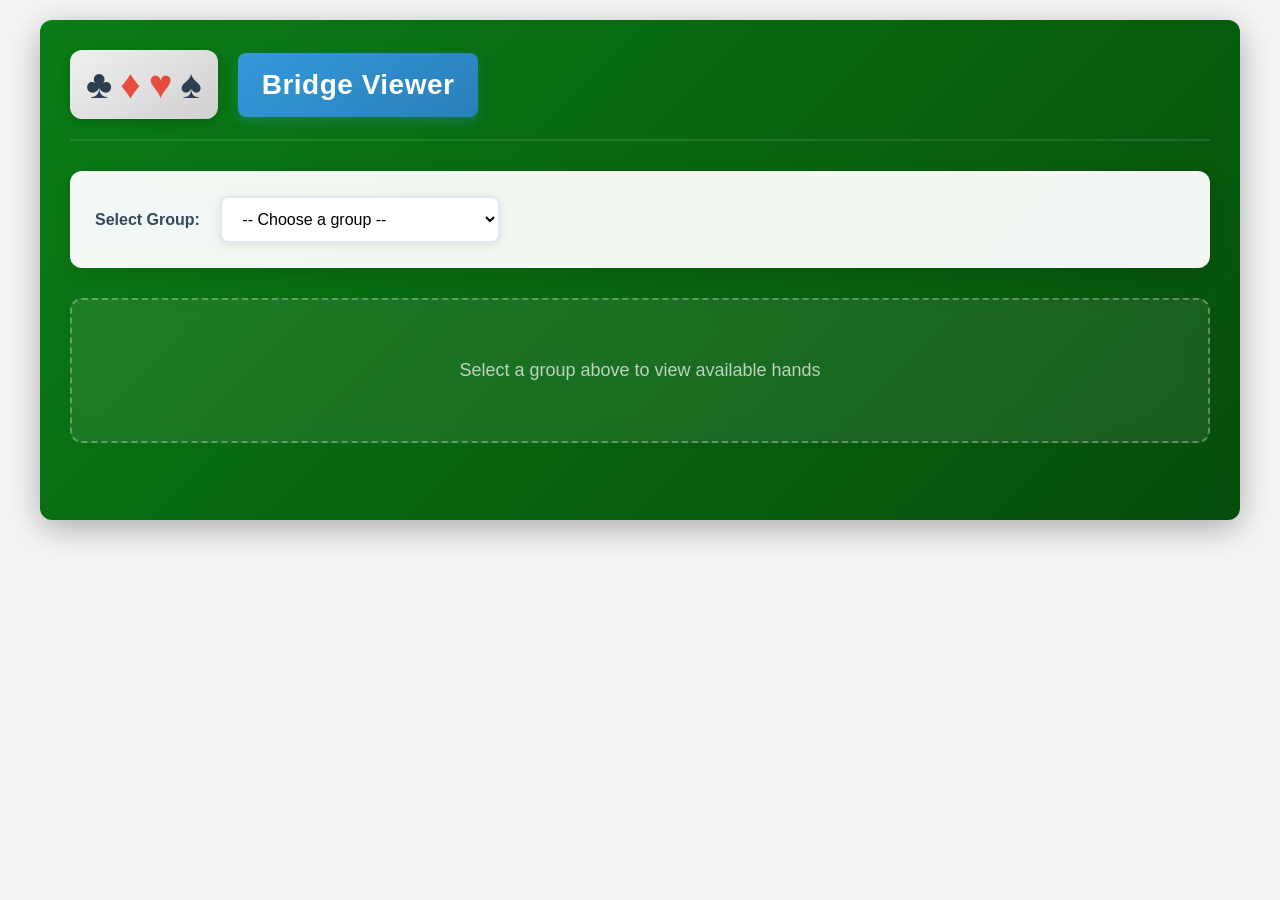
<file: index.html>
<!DOCTYPE html>
<html lang="en">
<head>
    <meta charset="utf-8">
    <meta name="viewport" content="width=device-width, initial-scale=1.0">
    <title>Bridge Viewer Hands</title>

    <link rel="stylesheet" href="handlinks.css">
    <link href="https://api.fontshare.com/v2/css?f[]=satoshi@400,500,700&display=swap" rel="stylesheet">

    <!-- Include your existing group data files -->
    <script src="group11.js"></script>
    <script src="group12.js"></script>
    <script src="group17.js"></script>
    <script src="group18.js"></script>
    <script src="group19.js"></script>
    <script src="group20.js"></script>
    <script src="group21.js"></script>
    <script src="group22.js"></script>
    <script src="group23.js"></script>
    <script src="group24.js"></script>
    <script src="group25.js"></script>
    <script src="group26.js"></script>
    <script src="group27.js"></script>
    <script src="group28.js"></script>
    <script src="group29.js"></script>
    <script src="group30.js"></script>
    <script src="group31.js"></script>
    <script src="group32.js"></script>
    <script src="group33.js"></script>
    <script src="group34.js"></script>
    <script src="group35.js"></script>
    <script src="group36.js"></script>
    <script src="group37.js"></script>
    <script src="group38.js"></script>
</head>
<body>
    <div class="bridge-page">
        <header>
            <span class="suit-symbols">
                <span class="club suit-symbol">♣</span>
                <span class="diamond suit-symbol">♦</span>
                <span class="heart suit-symbol">♥</span>
                <span class="spade suit-symbol">♠</span>
            </span>
            <h1>Bridge Viewer</h1>
        </header>

        <section class="dropdown-section">
            <label for="group-select">Select Group:</label>
            <select id="group-select">
                <option value="">-- Choose a group --</option>
                <option value="11">Squeeze Plays - Part 1</option>
                <option value="12">Squeeze Plays - Part 2</option>
                <option value="17">Play Technique - Part 1</option>
                <option value="18">Play Technique - Part 2</option>
                <option value="19">Finesses - Part 1</option>
                <option value="20">Finesses - Part 2</option>
                <option value="21">Entries - Part 1</option>
                <option value="22">Entries - Part 2</option>
                <option value="23">Help from the enemy - Part 1</option>
                <option value="24">Help from the enemy - Part 2</option>
                <option value="25">Trump Management - Part 1</option>
                <option value="26">Trump Management - Part 2</option>
                <option value="27">Slam Bidding - Part 1</option>
                <option value="28">Slam Bidding - Part 2</option>
                <option value="29">NoTrump play - Part 1</option>
                <option value="30">NoTrump play - Part 2</option>
                <option value="31">Trump Play - Part 1</option>
                <option value="32">Trump Play - Part 2</option>
                <option value="33">Match Point Tourn Play - Part 1</option>
                <option value="34">Match Point Tourn Play - Part 2</option>
                <option value="35">Safety Plays - Part 1</option>
                <option value="36">Safety Plays - Part 2</option>
                <option value="37">End Plays - Part 1</option>
                <option value="38">End Plays - Part 2</option>
            </select>
        </section>

        <main class="hands-area">
            <div id="no-selection" class="no-selection">
                Select a group above to view available hands
            </div>

            <div id="hands-display" class="hidden">
                <div class="section-header">
                    <div id="section-title" class="section-title"></div>
                    <button id="intro-button" class="intro-button" type="button" disabled>
                        Introduction
                    </button>
                </div>

                <div id="link-grid" class="link-grid"></div>
            </div>

            <div id="intro-overlay" class="intro-overlay hidden" aria-hidden="true">
                <div class="intro-modal" role="dialog" aria-modal="true" aria-labelledby="intro-modal-title">
                    <div class="intro-modal-header">
                        <div id="intro-modal-title" class="intro-modal-title">Introduction</div>
                        <button id="intro-close" class="intro-close" type="button">Close</button>
                    </div>
                    <div id="intro-modal-body" class="intro-modal-body"></div>
                </div>
            </div>
        </main>
    </div>

    <script src="handlinks.js"></script>
</body>
</html>
</file>
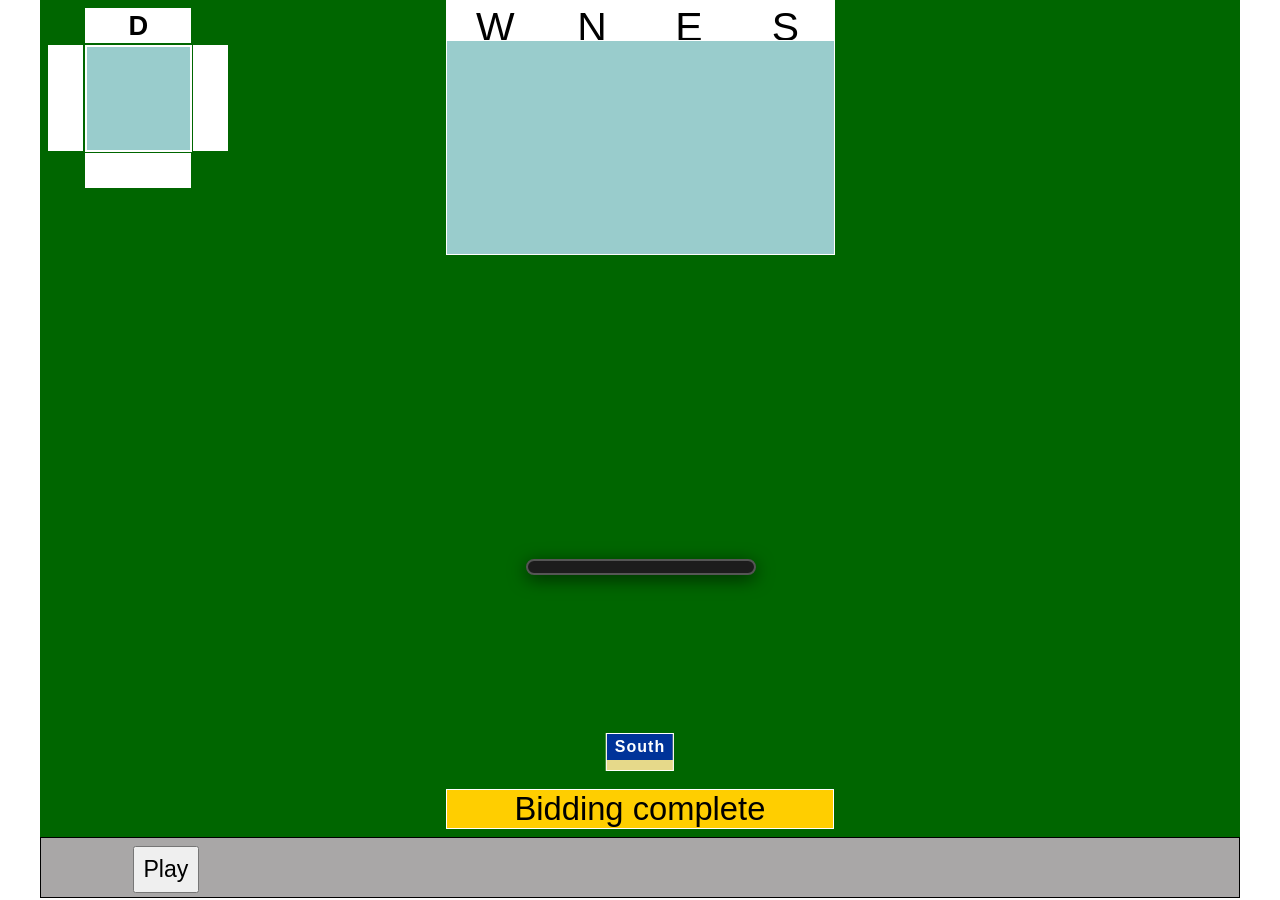
<file: bidding.html>
<!-- Copyright 2009-2014 Bridge Base Online, Ltd. www.bridgebase.com All Rights Reserved -->
<html>
  <head>
    <meta charset="UTF-8">
    <!-- <meta http-equiv="Content-Type" content="text/html;charset=UTF-8" /> -->
    

   
    <meta name="viewport" content="width=device-width, initial-scale=1.0, maximum-scale=1.0, user-scalable=no">
    <link rel="stylesheet" href="bidding.css" type="text/css" />


  </head>
  <script>
    document.addEventListener('touchstart', function(){}, {passive: true});
    document.addEventListener('gesturestart', function(e){ e.preventDefault(); });
  </script>
  
  <body  onclick="hideContextMenu(event); hideContextMenu(event,true);"  onresize="respondToResize();"  onorientationchange="respondToResize();" onkeydown="handleKeyDown(event);" onload="documentLoaded();">
    
    <script src="group11.js" defer></script>
    <script src="group12.js" defer></script>
	  <script src="group17.js" defer></script>
	  <script src="group18.js" defer></script>
	  <script src="group19.js" defer></script>
	  <script src="group20.js" defer></script>
	  <script src="group21.js" defer></script>
	  <script src="group22.js" defer></script>
	  <script src="group23.js" defer></script>
	  <script src="group24.js" defer></script>
	  <script src="group25.js" defer></script>
	  <script src="group26.js" defer></script>
	  <script src="group27.js" defer></script>
    <script src="group28.js" defer></script>
    <script src="group29.js" defer></script>
    <script src="group30.js" defer></script>
    <script src="group31.js" defer></script>
    <script src="group32.js" defer></script>
    <script src="group33.js" defer></script>
    <script src="group34.js" defer></script>
    <script src="group35.js" defer></script>
    <script src="group36.js" defer></script>
    <script src="group37.js" defer></script>
    <script src="group38.js" defer></script>
    <script src="bidding.js" defer></script>

   
    <div class="mainDivStyle" id="theDiv">
    </div>
    <div class="buttonDivStyle" id="buttonDiv" oncontextmenu="return false;">
      <input type="button" value="New" onclick="newDeal()" id="newButton" class="buttonStyle" />
      <input type="button" value="Shuffle" onclick="shuffle()" id="shuffleButton" class="buttonStyle" />
      <input type="button" value="Rewind" onclick="rewind()" id="rewindButton" class="buttonStyle" />
      <input type="button" value="Previous" onclick="undo()" id="undoButton" class="buttonStyle" />
      <input type="button" value="Next" onclick="nextBid()" id="nextButton" class="buttonStyle" />
      <input type="button" value="Options" onclick="options()" id="optionsButton" class="buttonStyle" />
      <input type="button" value="GIB" onclick="gib()" id="gibButton" class="buttonStyle" />
      <input type="button" value="Play" onclick="play()" id="playButton" class="buttonStyle" />
    </div>
    <div class="container" id="biddingBox">
      <div class="actions">
        <button class="action" id="pass">Pass</button>
        <button class="action" id="dbl">Dbl</button>
        <button class="action" id="redbl">ReDbl</button>
    </div>
    <div class="numbers">
        <button class="number" data-value="1">1</button>
        <button class="number" data-value="2">2</button>
        <button class="number" data-value="3">3</button>
        <button class="number" data-value="4">4</button>
        <button class="number" data-value="5">5</button>
        <button class="number" data-value="6">6</button>
        <button class="number" data-value="7">7</button>
    </div>
    <div class="suits" id="suits-row">
        <button class="suit" data-value="♣">♣</button>
        <button class="suit diamond" data-value="♦">♦</button>
        <button class="suit heart" data-value="♥">♥</button>
        <button class="suit" data-value="♠">♠</button>
        <button class="suit" data-value="NT">NT</button>
    </div>
  </div>
    
    <div class="editorDivStyle" id="editorDiv"></div>
    <div class="annotDivStyle" id="annotDiv"></div>
  </body>
  <!-- <script type="text/javascript" src="./src/hv/jsbig.js?cb=1"></script> -->
  
</html>
</file>
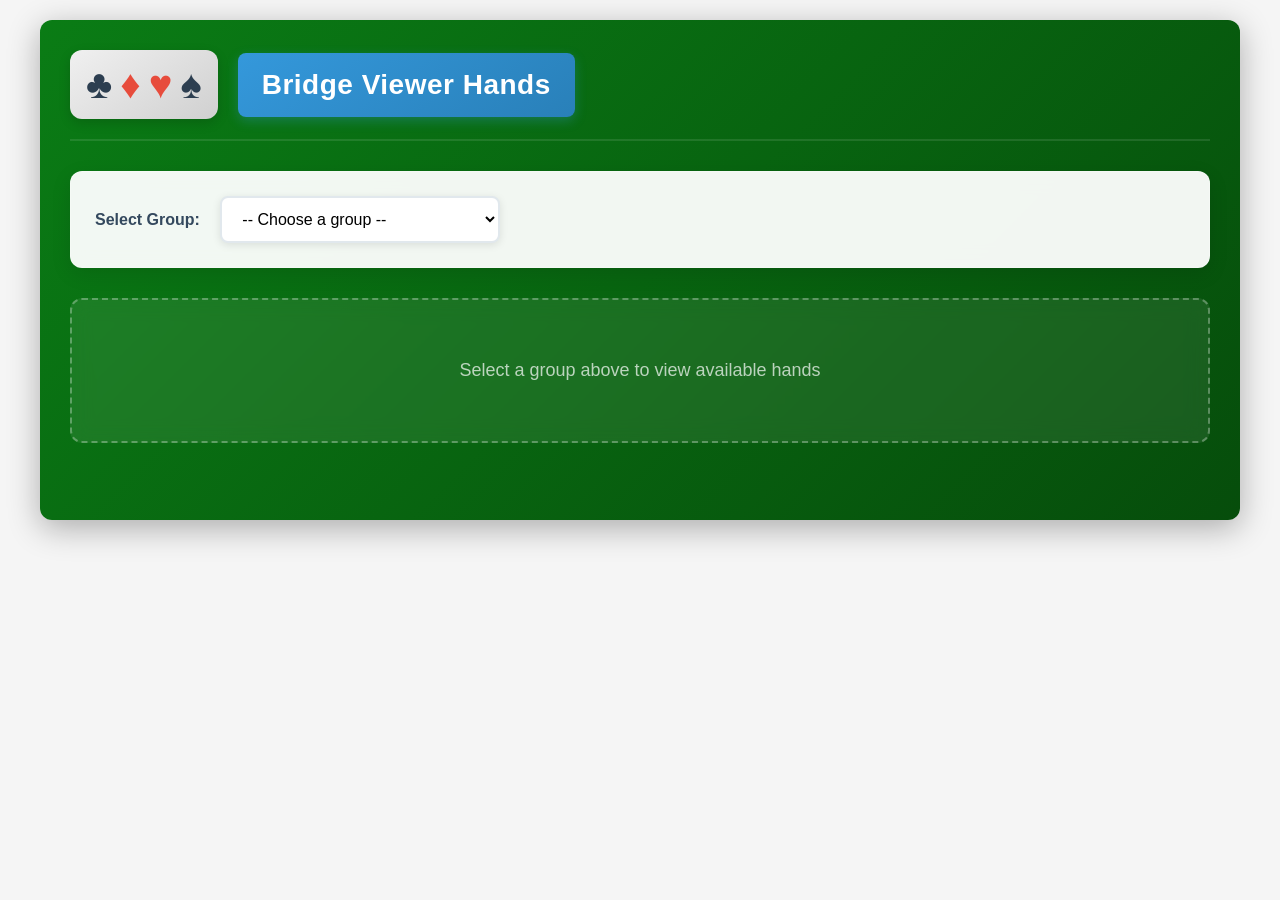
<file: handlinks - Copy.html>
<!DOCTYPE html>
<html lang="en">
<head>
    <meta charset="utf-8">
    <meta name="viewport" content="width=device-width, initial-scale=1.0">
    <title>Bridge Viewer Hands</title>

    <link rel="stylesheet" href="handlinks.css">

    <!-- Include your existing group data files -->
    <script src="group11.js"></script>
    <script src="group12.js"></script>
    <script src="group17.js"></script>
    <script src="group18.js"></script>
    <script src="group19.js"></script>
    <script src="group20.js"></script>
    <script src="group21.js"></script>
    <script src="group22.js"></script>
    <script src="group23.js"></script>
    <script src="group24.js"></script>
    <script src="group25.js"></script>
    <script src="group26.js"></script>
    <script src="group27.js"></script>
    <script src="group28.js"></script>
    <script src="group29.js"></script>
    <script src="group30.js"></script>
    <script src="group31.js"></script>
    <script src="group32.js"></script>
    <script src="group33.js"></script>
    <script src="group34.js"></script>
    <script src="group35.js"></script>
    <script src="group36.js"></script>
    <script src="group37.js"></script>
    <script src="group38.js"></script>
</head>
<body>
    <div class="bridge-page">
        <header>
            <span class="suit-symbols">
                <span class="club suit-symbol">♣</span>
                <span class="diamond suit-symbol">♦</span>
                <span class="heart suit-symbol">♥</span>
                <span class="spade suit-symbol">♠</span>
            </span>
            <h1>Bridge Viewer Hands</h1>
        </header>

        <section class="dropdown-section">
            <label for="group-select">Select Group:</label>
            <select id="group-select">
                <option value="">-- Choose a group --</option>
                <option value="11">Squeeze Plays - Part 1</option>
                <option value="12">Squeeze Plays - Part 2</option>
                <option value="17">Play Technique - Part 1</option>
                <option value="18">Play Technique - Part 2</option>
                <option value="19">Finesses - Part 1</option>
                <option value="20">Finesses - Part 2</option>
                <option value="21">Entries - Part 1</option>
                <option value="22">Entries - Part 2</option>
                <option value="23">Help from the enemy - Part 1</option>
                <option value="24">Help from the enemy - Part 2</option>
                <option value="25">Trump Management - Part 1</option>
                <option value="26">Trump Management - Part 2</option>
                <option value="27">Slam Bidding - Part 1</option>
                <option value="28">Slam Bidding - Part 2</option>
                <option value="29">NoTrump play - Part 1</option>
                <option value="30">NoTrump play - Part 2</option>
                <option value="31">Trump Play - Part 1</option>
                <option value="32">Trump Play - Part 2</option>
                <option value="33">Match Point Tourn Play - Part 1</option>
                <option value="34">Match Point Tourn Play - Part 2</option>
                <option value="35">Safety Plays - Part 1</option>
                <option value="36">Safety Plays - Part 2</option>
                <option value="37">End Plays - Part 1</option>
                <option value="38">End Plays - Part 2</option>
            </select>
        </section>

        <main class="hands-area">
            <div id="no-selection" class="no-selection">
                Select a group above to view available hands
            </div>

            <div id="hands-display" class="hidden">
                <div class="section-header">
                    <div id="section-title" class="section-title"></div>
                    <button id="intro-button" class="intro-button" type="button" disabled>
                        Introduction
                    </button>
                </div>

                <div id="link-grid" class="link-grid"></div>
            </div>

            <div id="intro-overlay" class="intro-overlay hidden" aria-hidden="true">
                <div class="intro-modal" role="dialog" aria-modal="true" aria-labelledby="intro-modal-title">
                    <div class="intro-modal-header">
                        <div id="intro-modal-title" class="intro-modal-title">Introduction</div>
                        <button id="intro-close" class="intro-close" type="button">Close</button>
                    </div>
                    <div id="intro-modal-body" class="intro-modal-body"></div>
                </div>
            </div>
        </main>
    </div>

    <script src="handlinks.js"></script>
</body>
</html>
</file>
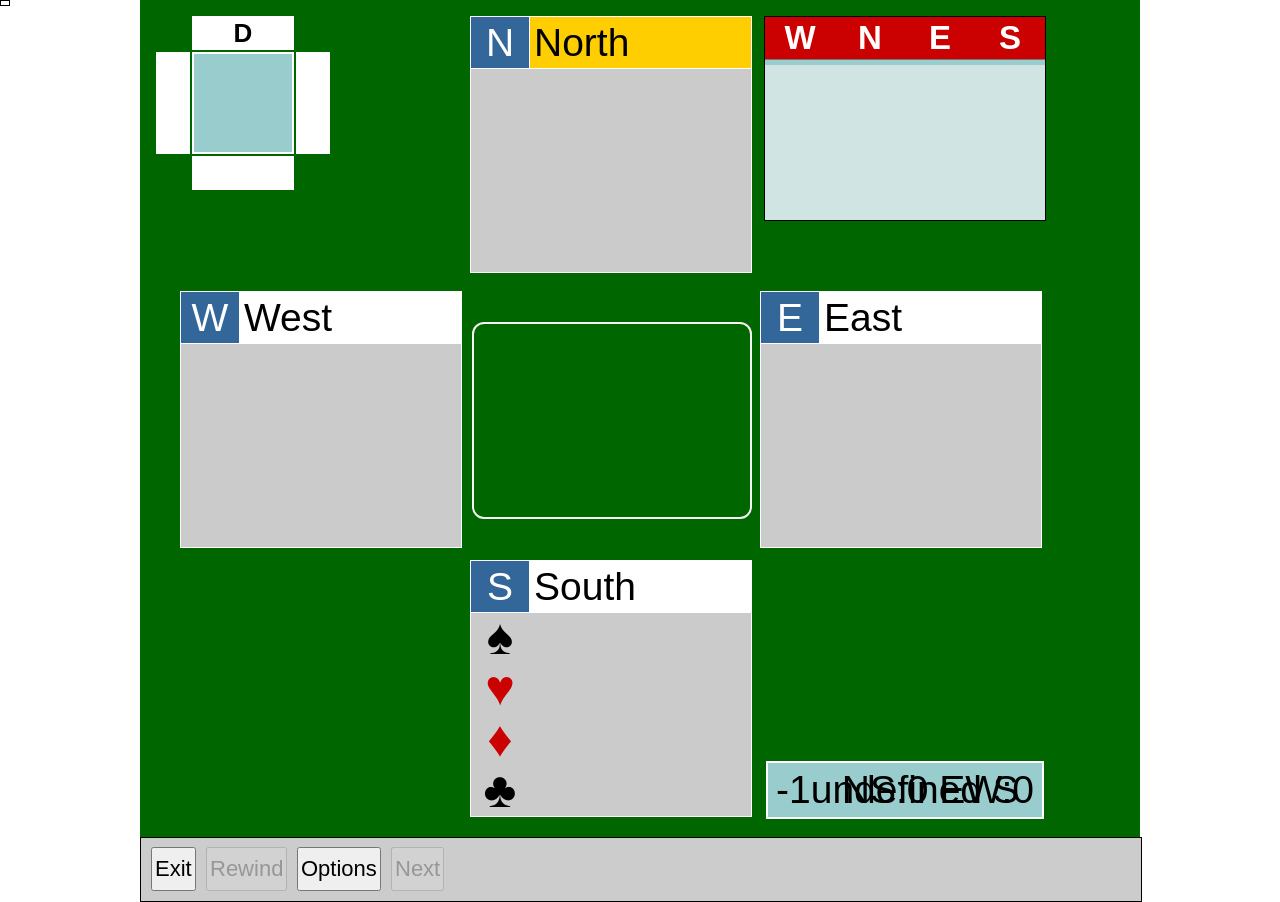
<file: handviewer.html>
<!-- Copyright 2009-2014 Bridge Base Online, Ltd. www.bridgebase.com All Rights Reserved -->
<html>
  <head>
    <meta name="viewport" content="width=device-width, initial-scale=1.0, maximum-scale=1.0, user-scalable=no">
    <meta http-equiv="Content-Type" content="text/html;charset=UTF-8" />
    <link rel="stylesheet" href="handviewer.css" type="text/css" />
    <script src="https://code.jquery.com/jquery-1.8.3.min.js" type="text/javascript"></script>
    <script src="group11.js"></script>
    <script src="group12.js"></script>
	<script src="group17.js"></script>
	<script src="group18.js"></script>
	<script src="group19.js"></script>
	<script src="group20.js"></script>
	<script src="group21.js"></script>
	<script src="group22.js"></script>
	<script src="group23.js"></script>
	<script src="group24.js"></script>
	<script src="group25.js"></script>
	<script src="group26.js"></script>
	<script src="group27.js"></script>
	<script src="group28.js"></script>
    <script src="group29.js"></script>
    <script src="group30.js"></script>
    <script src="group31.js"></script>
    <script src="group32.js"></script>
    <script src="group33.js"></script>
    <script src="group34.js"></script>
    <script src="group35.js"></script>
    <script src="group36.js"></script>
    <script src="group37.js"></script>
    <script src="group38.js"></script>
  
    <link href="https://fonts.googleapis.com/css2?family=Barlow+Condensed:wght@700&display=swap" rel="stylesheet">
    <script src="https://code.jquery.com/jquery-1.8.3.min.js" type="text/javascript"></script>


  </head>
  <script type="text/javascript">
    var _resizeTimer;
    window.addEventListener('resize', function() {
      clearTimeout(_resizeTimer);
      _resizeTimer = setTimeout(function() {
        if (typeof respondToResize === 'function') respondToResize();
      }, 100);
    });
  </script>
  <body
    bgcolor="#FFFFFF"
    leftMargin="0"
    topMargin="0"
    rightMargin="0"
    bottomMargin="0"
    onclick="hideContextMenu(event); hideContextMenu(event,true);"
    onorientationchange="respondToResize();"
    onkeydown="handleKeyDown(event);"
    style="overflow: hidden"
    onload="documentLoaded();"
    onresize="respondToResize();"
  >
    <noscript>
      <br />
      <center>
        <font face="Arial"
          >JavaScript is disabled in your web browser. In order to use this software you must enable
          Javascript and refresh this page.</font
        >
      </center>
    </noscript>
    <div class="mainDivStyle" id="theDiv" oncontextmenu="contextMenuRequest(event); return false;">
      <div class="editorMenuDivStyle" id="editorMenuDiv" style="visibility: hidden">
        <table style="font-size: 18; border: 1px solid black" bgcolor="#99CCCC">
          <tr>
            <td>
              <input type="checkbox" id="north" onclick="editorMenuHandChanged()" />&nbsp;Include
              North<br />
              <input type="checkbox" id="south" onclick="editorMenuHandChanged()" />&nbsp;Include
              South<br />
              <input type="checkbox" id="east" onclick="editorMenuHandChanged()" />&nbsp;Include
              East<br />
              <input type="checkbox" id="west" onclick="editorMenuHandChanged()" />&nbsp;Include
              West<br />
              <input
                type="checkbox"
                id="bidding"
                onclick="editorMenuBiddingChanged()"
              />&nbsp;Include Bidding<br />
            </td>
            <td id="dealerTD" style="padding-left: 20">
              <b>Dealer</b><br />
              <input type="radio" id="ndeals" name="dealer" />&nbsp;North<br />
              <input type="radio" id="sdeals" name="dealer" />&nbsp;South<br />
              <input type="radio" id="edeals" name="dealer" />&nbsp;East<br />
              <input type="radio" id="wdeals" name="dealer" />&nbsp;West<br />
            </td>
            <td id="vulTD" style="padding-left: 20">
              <b>Vulnerability</b><br />
              <input type="radio" id="none" name="vul" />&nbsp;None<br />
              <input type="radio" id="both" name="vul" />&nbsp;Both<br />
              <input type="radio" id="ns" name="vul" />&nbsp;NS<br />
              <input type="radio" id="ew" name="vul" />&nbsp;EW<br />
            </td>
          </tr>
          <tr>
            <td colspan="3" style="padding-top: 20">
              <center>
                <input
                  type="button"
                  id="createButton"
                  value="Create Bridge Diagram"
                  onclick="editorMenuCreateClicked()"
                  style="font-size: 22; overflow: visible; padding-left: 5; padding-right: 5"
                />
              </center>
            </td>
          </tr>
        </table>
      </div>
    </div>
    <div id="eastCover" class="coverStyle"></div>
    <div id="westCover" class="coverStyle"></div>
    <div id="northCover" class="coverStyle"></div>
    <div class="editorDivStyle" id="editorDiv"></div>
    <div class="annotDivStyle" id="annotDiv"></div>
    <div class="buttonDivStyle" id="buttonDiv" oncontextmenu="return false;">
          <input type="button" value="Exit" onclick="exitToHandLinks()" id="exitButton" class="buttonStyle" />
          <input type="button" value="Rewind" onclick="rewind()" id="rewindButton" class="buttonStyle" />
          <input type="button" value="Options" onclick="options()" id="optionsButton" class="buttonStyle" />
          <input type="button" value="Next" onclick="next()" id="nextButton" class="buttonStyle" />
        </div> 
  </body>
  <!-- <script type="text/javascript" src="./src/hv/jsbig.js?cb=1"></script> -->
  <script type="text/javascript" src="handviewer.js?cb=1"></script>
</html>
</file>
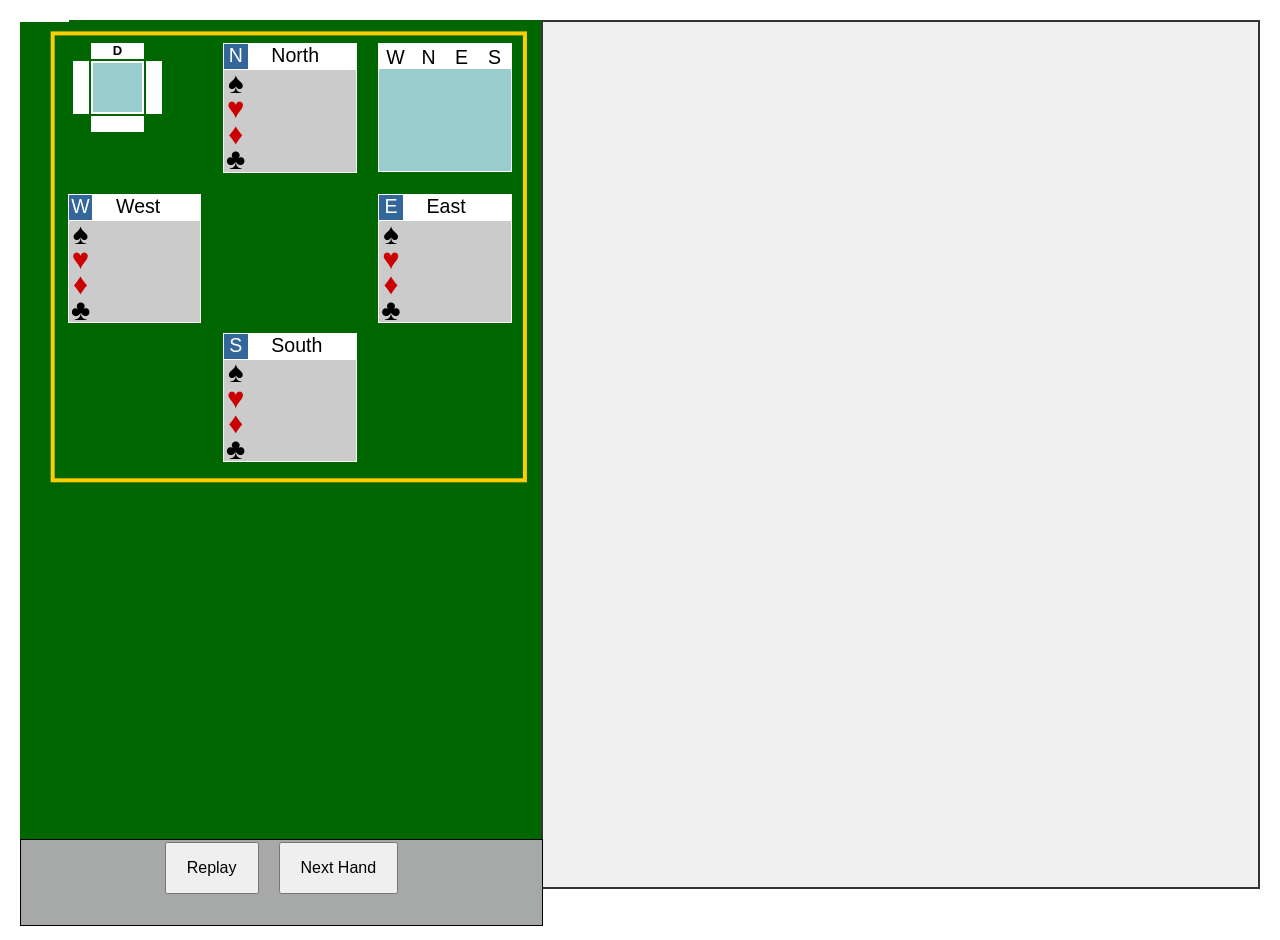
<file: summary.html>
<html>
  <head>
    <meta charset="UTF-8">
    <meta name="viewport" content="width=device-width, initial-scale=1.0">
    <link href="https://api.fontshare.com/v2/css?f[]=satoshi@400,500,700&display=swap" rel="stylesheet">
    <link rel="stylesheet" href="summary.css" type="text/css" />

    <!-- Data scripts for navigation (if different from commentary) -->
    <script src="group11.js" defer></script>
    <script src="group12.js" defer></script>
    <script src="group17.js" defer></script>
    <script src="group18.js" defer></script>
    <script src="group19.js" defer></script>
    <script src="group20.js" defer></script>
    <script src="group21.js" defer></script>
    <script src="group22.js" defer></script>
    <script src="group23.js" defer></script>
    <script src="group24.js" defer></script>
    <script src="group25.js" defer></script>
    <script src="group26.js" defer></script>
    <script src="group27.js" defer></script>
    <script src="group28.js" defer></script>
    <script src="group29.js" defer></script>
    <script src="group30.js" defer></script>
    <script src="group31.js" defer></script>
    <script src="group32.js" defer></script>
    <script src="group33.js" defer></script>
    <script src="group34.js" defer></script>
    <script src="group35.js" defer></script>
    <script src="group36.js" defer></script>
    <script src="group37.js" defer></script>
    <script src="group38.js" defer></script>
    
    <!-- Data scripts for commentary text (generated by Python) -->
    <script src="deals11.js" defer></script>   
    <script src="deals12.js" defer></script> 
    <script src="deals17.js" defer></script>
    <script src="deals18.js" defer></script>
    <script src="deals19.js" defer></script>
    <script src="deals20.js" defer></script>
    <script src="deals21.js" defer></script>
    <script src="deals22.js" defer></script>
    <script src="deals23.js" defer></script>
    <script src="deals24.js" defer></script>
    <script src="deals25.js" defer></script>
    <script src="deals26.js" defer></script>
    <script src="deals27.js" defer></script>
    <script src="deals28.js" defer></script>
    <script src="deals29.js" defer></script>
    <script src="deals30.js" defer></script>
    <script src="deals31.js" defer></script>
    <script src="deals32.js" defer></script>
    <script src="deals33.js" defer></script>
    <script src="deals34.js" defer></script>
    <script src="deals35.js" defer></script>
    <script src="deals36.js" defer></script>
    <script src="deals37.js" defer></script> 
    <script src="deals38.js" defer></script> 

    <!-- Main application logic script -->
    <script src="summary.js" defer></script>

  </head>
  <!-- <body onclick="hideContextMenu(event); hideContextMenu(event,true);" onorientationchange="respondToResize();" onkeydown="handleKeyDown(event);"> -->
    <!-- ^^^ REMOVED onload="documentLoaded();" from here ^^^ -->
  <body onorientationchange="respondToResize();" onkeydown="handleKeyDown(event);">
  
    <div class="page-wrapper">
        <div class="mainDivStyle" id="theDiv">
          <!-- Hands content -->
        </div>

      <div id="textContainer" class="text-content">
        <!-- Text content will be populated here -->
      </div>
      <div class="buttonDivStyle" id="buttonDiv" oncontextmenu="return false;">
     
        <input type="button" value="Replay" onclick="play()" id="playButton" class="buttonStyle" />
        <input type="button" value="Next Hand"  id="nextButton" class="buttonStyle" />
      </div>
    </div>
    
    <canvas id="boxCanvas" style="position: absolute; top: 0; left: 0; pointer-events: none;"></canvas>
    
  </body>
</html>
</file>
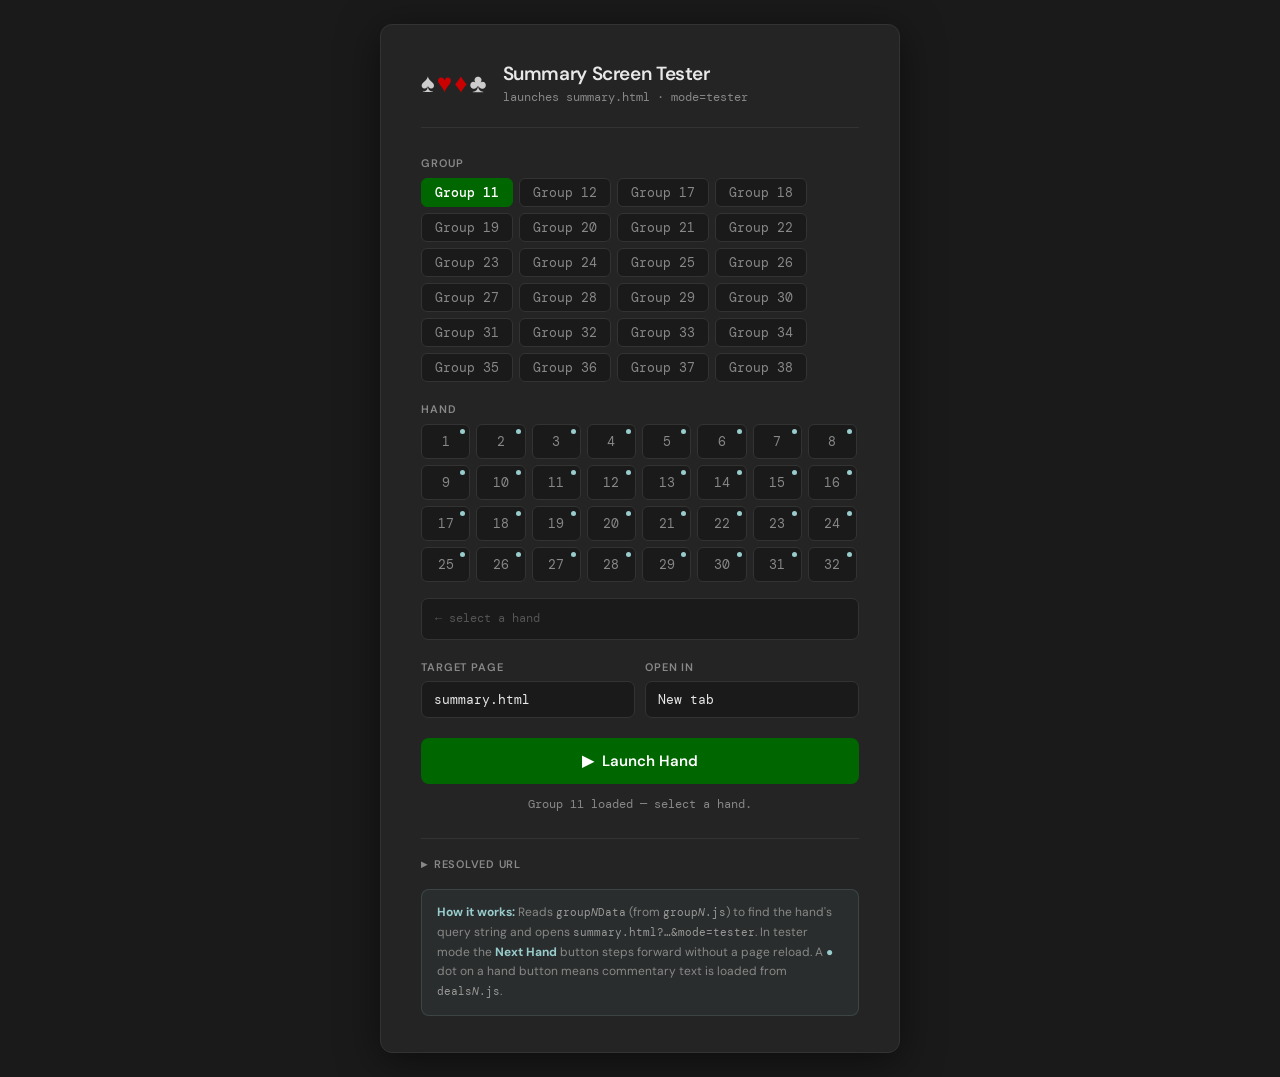
<file: SummaryTest.html>
<!DOCTYPE html>
<html lang="en">
<head>
<meta charset="UTF-8">
<meta name="viewport" content="width=device-width, initial-scale=1.0">
<title>Summary Screen Tester</title>

<!-- Data files – all must be in the same directory as this page -->
<script src="group11.js"></script><script src="deals11.js"></script>
<script src="group12.js"></script><script src="deals12.js"></script>
<script src="group17.js"></script><script src="deals17.js"></script>
<script src="group18.js"></script><script src="deals18.js"></script>
<script src="group19.js"></script><script src="deals19.js"></script>
<script src="group20.js"></script><script src="deals20.js"></script>
<script src="group21.js"></script><script src="deals21.js"></script>
<script src="group22.js"></script><script src="deals22.js"></script>
<script src="group23.js"></script><script src="deals23.js"></script>
<script src="group24.js"></script><script src="deals24.js"></script>
<script src="group25.js"></script><script src="deals25.js"></script>
<script src="group26.js"></script><script src="deals26.js"></script>
<script src="group27.js"></script><script src="deals27.js"></script>
<script src="group28.js"></script><script src="deals28.js"></script>
<script src="group29.js"></script><script src="deals29.js"></script>
<script src="group30.js"></script><script src="deals30.js"></script>
<script src="group31.js"></script><script src="deals31.js"></script>
<script src="group32.js"></script><script src="deals32.js"></script>
<script src="group33.js"></script><script src="deals33.js"></script>
<script src="group34.js"></script><script src="deals34.js"></script>
<script src="group35.js"></script><script src="deals35.js"></script>
<script src="group36.js"></script><script src="deals36.js"></script>
<script src="group37.js"></script><script src="deals37.js"></script>
<script src="group38.js"></script><script src="deals38.js"></script>

<style>
  @import url('https://fonts.googleapis.com/css2?family=DM+Mono:wght@400;500&family=DM+Sans:wght@300;400;600&display=swap');

  :root {
    --green:   #006600;
    --teal:    #99CCCC;
    --yellow:  #ffce00;
    --bg:      #1a1a1a;
    --surface: #242424;
    --border:  #333;
    --text:    #e8e8e8;
    --muted:   #888;
    --red:     #CB0000;
    --ok:      #4caf50;
  }

  *, *::before, *::after { box-sizing: border-box; margin: 0; padding: 0; }

  body {
    font-family: 'DM Sans', sans-serif;
    background: var(--bg);
    color: var(--text);
    min-height: 100vh;
    display: flex;
    align-items: center;
    justify-content: center;
    padding: 24px;
  }

  .card {
    background: var(--surface);
    border: 1px solid var(--border);
    border-radius: 12px;
    padding: 36px 40px;
    width: 100%;
    max-width: 520px;
    box-shadow: 0 8px 40px rgba(0,0,0,0.5);
  }

  /* ── Header ── */
  .header {
    display: flex;
    align-items: center;
    gap: 14px;
    margin-bottom: 28px;
    padding-bottom: 22px;
    border-bottom: 1px solid var(--border);
  }
  .suit-icon { font-size: 26px; line-height: 1; letter-spacing: 2px; }
  .header-text h1 { font-size: 19px; font-weight: 600; letter-spacing: -0.02em; }
  .header-text p  { font-size: 12px; color: var(--muted); margin-top: 3px; font-family: 'DM Mono', monospace; }

  /* ── Section labels ── */
  .section-label {
    font-size: 11px;
    font-weight: 600;
    letter-spacing: 0.08em;
    text-transform: uppercase;
    color: var(--muted);
    margin-bottom: 8px;
  }

  /* ── Group tabs ── */
  .group-tabs {
    display: flex;
    flex-wrap: wrap;
    gap: 6px;
    margin-bottom: 20px;
  }
  .group-tab {
    padding: 5px 13px;
    background: var(--bg);
    border: 1px solid var(--border);
    border-radius: 6px;
    font-size: 13px;
    font-family: 'DM Mono', monospace;
    color: var(--muted);
    cursor: pointer;
    transition: all 0.15s;
    user-select: none;
  }
  .group-tab:hover { border-color: var(--teal); color: var(--teal); }
  .group-tab.active { background: var(--green); border-color: var(--green); color: #fff; font-weight: 500; }

  /* ── Hand grid ── */
  .hand-grid {
    display: grid;
    grid-template-columns: repeat(auto-fill, minmax(46px, 1fr));
    gap: 6px;
    margin-bottom: 16px;
    max-height: 190px;
    overflow-y: auto;
    padding-right: 2px;
  }
  .hand-btn {
    padding: 8px 4px;
    background: var(--bg);
    border: 1px solid var(--border);
    border-radius: 6px;
    font-size: 13px;
    font-family: 'DM Mono', monospace;
    color: var(--muted);
    cursor: pointer;
    text-align: center;
    transition: all 0.15s;
    user-select: none;
    position: relative;
  }
  .hand-btn:hover { border-color: var(--yellow); color: var(--yellow); }
  .hand-btn.active { background: rgba(255,206,0,0.12); border-color: var(--yellow); color: var(--yellow); font-weight: 500; }
  /* small dot indicates deal text is present */
  .hand-btn.has-text::after {
    content: '';
    position: absolute;
    top: 4px; right: 4px;
    width: 5px; height: 5px;
    border-radius: 50%;
    background: var(--teal);
  }

  /* ── Deal text preview ── */
  .text-preview {
    background: var(--bg);
    border: 1px solid var(--border);
    border-radius: 7px;
    padding: 10px 13px;
    font-size: 12px;
    font-family: 'DM Mono', monospace;
    color: var(--muted);
    margin-bottom: 20px;
    min-height: 42px;
    line-height: 1.5;
    white-space: nowrap;
    overflow: hidden;
    text-overflow: ellipsis;
  }
  .text-preview.present { color: var(--teal); border-color: #2a4a4a; }
  .text-preview.absent  { color: #555; }

  /* ── Options row ── */
  .options-row { display: flex; gap: 10px; margin-bottom: 20px; }
  .option-group { flex: 1; }
  .option-group label {
    display: block;
    font-size: 11px;
    font-weight: 600;
    letter-spacing: 0.08em;
    text-transform: uppercase;
    color: var(--muted);
    margin-bottom: 7px;
  }
  .option-group select,
  .option-group input[type="text"] {
    width: 100%;
    background: var(--bg);
    border: 1px solid var(--border);
    border-radius: 7px;
    padding: 9px 12px;
    font-size: 13px;
    font-family: 'DM Mono', monospace;
    color: var(--text);
    outline: none;
    transition: border-color 0.15s, box-shadow 0.15s;
    appearance: none;
  }
  .option-group select:focus,
  .option-group input[type="text"]:focus {
    border-color: var(--yellow);
    box-shadow: 0 0 0 3px rgba(255,206,0,0.1);
  }

  /* ── Launch button ── */
  .launch-btn {
    width: 100%;
    padding: 13px;
    background: var(--green);
    color: #fff;
    border: none;
    border-radius: 8px;
    font-size: 15px;
    font-weight: 600;
    font-family: 'DM Sans', sans-serif;
    cursor: pointer;
    transition: background 0.15s, transform 0.1s;
    display: flex;
    align-items: center;
    justify-content: center;
    gap: 8px;
    margin-bottom: 12px;
  }
  .launch-btn:hover  { background: #008000; }
  .launch-btn:active { transform: scale(0.98); }

  /* ── Status ── */
  .status { min-height: 18px; font-size: 12px; font-family: 'DM Mono', monospace; text-align: center; color: var(--muted); }
  .status.error { color: var(--red); }
  .status.ok    { color: var(--ok); }

  /* ── URL inspector ── */
  .inspector { margin-top: 24px; border-top: 1px solid var(--border); padding-top: 18px; }
  details > summary {
    font-size: 11px; font-weight: 600; letter-spacing: 0.07em; text-transform: uppercase;
    color: var(--muted); cursor: pointer; user-select: none; list-style: none;
    display: flex; align-items: center; gap: 6px; outline: none;
  }
  details > summary::before { content: '▶'; font-size: 8px; display: inline-block; transition: transform 0.18s; }
  details[open] > summary::before { transform: rotate(90deg); }
  .inspector pre {
    margin-top: 10px; background: var(--bg); border: 1px solid var(--border);
    border-radius: 6px; padding: 11px 13px; font-size: 11px;
    font-family: 'DM Mono', monospace; color: var(--teal);
    overflow-x: auto; white-space: pre-wrap; word-break: break-all;
    max-height: 130px; overflow-y: auto;
  }

  /* ── Note ── */
  .note {
    margin-top: 18px; padding: 13px 15px;
    background: rgba(153,204,204,0.05); border: 1px solid rgba(153,204,204,0.15);
    border-radius: 8px; font-size: 12px; line-height: 1.65; color: var(--muted);
  }
  .note strong { color: var(--teal); }
  code { font-family: 'DM Mono', monospace; font-size: 11px; color: #999; }

  .red { color: var(--red); }
  .blk { color: #ccc; }

  .hand-grid::-webkit-scrollbar { width: 4px; }
  .hand-grid::-webkit-scrollbar-track { background: transparent; }
  .hand-grid::-webkit-scrollbar-thumb { background: var(--border); border-radius: 2px; }
</style>
</head>
<body>
<div class="card">

  <div class="header">
    <div class="suit-icon"><span class="blk">♠</span><span class="red">♥</span><span class="red">♦</span><span class="blk">♣</span></div>
    <div class="header-text">
      <h1>Summary Screen Tester</h1>
      <p>launches summary.html · mode=tester</p>
    </div>
  </div>

  <div class="section-label">Group</div>
  <div class="group-tabs" id="groupTabs"></div>

  <div class="section-label">Hand</div>
  <div class="hand-grid" id="handGrid"></div>

  <!-- Deal text availability preview -->
  <div class="text-preview absent" id="textPreview">← select a hand</div>

  <div class="options-row">
    <div class="option-group">
      <label>Target page</label>
      <input type="text" id="targetPage" value="summary.html">
    </div>
    <div class="option-group">
      <label>Open in</label>
      <select id="openTarget">
        <option value="_blank">New tab</option>
        <option value="_self">Same tab</option>
      </select>
    </div>
  </div>

  <button class="launch-btn" onclick="launch()">
    <span>▶</span> Launch Hand
  </button>

  <div class="status" id="status">Select a group and hand above.</div>

  <div class="inspector">
    <details>
      <summary>Resolved URL</summary>
      <pre id="resolvedUrl">—</pre>
    </details>
  </div>

  <div class="note">
    <strong>How it works:</strong> Reads <code>group<em>N</em>Data</code> (from <code>group<em>N</em>.js</code>)
    to find the hand's query string and opens <code>summary.html?…&amp;mode=tester</code>.
    In tester mode the <strong>Next Hand</strong> button steps forward without a page reload.
    A <span style="color:var(--teal)">●</span> dot on a hand button means commentary text is loaded from <code>deals<em>N</em>.js</code>.
  </div>

</div>

<script>
// ─────────────────────────────────────────────────────────────
// State
// ─────────────────────────────────────────────────────────────
var selectedGroup = null;
var selectedDeal  = null;

// All known groups – extend as more are added
var ALL_GROUPS = [11, 12, 17, 18, 19, 20, 21, 22, 23, 24,
                  25, 26, 27, 28, 29, 30, 31, 32, 33, 34, 35, 36, 37, 38];

// ─────────────────────────────────────────────────────────────
// Which groups have groupNData loaded?
// ─────────────────────────────────────────────────────────────
function getGroupData(g) {
  // 'const' at top level does NOT attach to window in modern browsers,
  // so we try eval as a fallback for const/let declared variables.
  try {
    var val = window['group' + g + 'Data'];
    if (Array.isArray(val)) return val;
    val = eval('typeof group' + g + 'Data !== "undefined" ? group' + g + 'Data : undefined');
    return Array.isArray(val) ? val : null;
  } catch(e) { return null; }
}

function loadedGroups() {
  return ALL_GROUPS.filter(function(g) {
    return getGroupData(g) !== null;
  });
}

// ─────────────────────────────────────────────────────────────
// Does a deal have commentary text in groupNDealText?
// deals11.js sets window.group11DealText = { Group11Deal1: `...`, ... }
// ─────────────────────────────────────────────────────────────
function getDealText(groupNum, dealNum) {
  var textObj = window['group' + groupNum + 'DealText'];
  if (!textObj) {
    try { textObj = eval('typeof group' + groupNum + 'DealText !== "undefined" ? group' + groupNum + 'DealText : undefined'); } catch(e) {}
  }
  if (!textObj) return null;
  var key = 'Group' + groupNum + 'Deal' + dealNum;
  return textObj[key] || null;
}

// Return first ~120 chars of the deal text as a preview line
function dealTextPreview(groupNum, dealNum) {
  var raw = getDealText(groupNum, dealNum);
  if (!raw) return null;
  // Strip markdown headings and excess whitespace
  var clean = raw.replace(/###\s*/g, '').replace(/\s+/g, ' ').trim();
  return clean.length > 120 ? clean.slice(0, 117) + '…' : clean;
}

// ─────────────────────────────────────────────────────────────
// Build group tab row
// ─────────────────────────────────────────────────────────────
function buildGroupTabs() {
  var groups = loadedGroups();
  var wrap   = document.getElementById('groupTabs');
  wrap.innerHTML = '';

  if (!groups.length) {
    wrap.innerHTML = '<span style="font-size:12px;color:#555;font-family:\'DM Mono\',monospace">'
                   + 'No group data loaded — check &lt;script&gt; tags</span>';
    return;
  }

  groups.forEach(function(g) {
    var btn = document.createElement('button');
    btn.className   = 'group-tab';
    btn.textContent = 'Group ' + g;
    btn.onclick     = function() { selectGroup(g); };
    wrap.appendChild(btn);
  });

  selectGroup(groups[0]);
}

// ─────────────────────────────────────────────────────────────
// Select a group → populate hand grid
// ─────────────────────────────────────────────────────────────
function selectGroup(g) {
  selectedGroup = g;
  selectedDeal  = null;

  document.querySelectorAll('.group-tab').forEach(function(btn) {
    btn.classList.toggle('active', btn.textContent === 'Group ' + g);
  });


  var data = getGroupData(g) || [];
  var grid = document.getElementById('handGrid');
  grid.innerHTML = '';

  data.forEach(function(entry) {
    var match = entry.id.match(/Deal(\d+)$/);
    if (!match) return;
    var num = parseInt(match[1], 10);

    var btn = document.createElement('button');
    btn.className   = 'hand-btn';
    btn.textContent = num;
    btn.title       = entry.id;

    // Mark button if commentary text exists for this deal
    if (getDealText(g, num)) btn.classList.add('has-text');

    btn.onclick = (function(n, b) {
      return function() { selectDeal(n, b); };
    }(num, btn));

    grid.appendChild(btn);
  });

  updateTextPreview();
  updateStatus();
  updateResolvedUrl();
}

// ─────────────────────────────────────────────────────────────
// Select a hand number
// ─────────────────────────────────────────────────────────────
function selectDeal(num, btn) {
  selectedDeal = num;
  document.querySelectorAll('.hand-btn').forEach(function(b) { b.classList.remove('active'); });
  btn.classList.add('active');
  updateTextPreview();
  updateStatus();
  updateResolvedUrl();
}

// ─────────────────────────────────────────────────────────────
// Update the commentary text preview strip
// ─────────────────────────────────────────────────────────────
function updateTextPreview() {
  var el = document.getElementById('textPreview');
  if (!selectedDeal) {
    el.className   = 'text-preview absent';
    el.textContent = '← select a hand';
    return;
  }
  var preview = dealTextPreview(selectedGroup, selectedDeal);
  if (preview) {
    el.className   = 'text-preview present';
    el.textContent = '✓ text · ' + preview;
  } else {
    el.className   = 'text-preview absent';
    el.textContent = '✗ no commentary text found for this hand';
  }
}

// ─────────────────────────────────────────────────────────────
// Build the full URL
// ─────────────────────────────────────────────────────────────
function buildUrl() {
  if (!selectedGroup || !selectedDeal) return null;

  var dealId = 'Group' + selectedGroup + 'Deal' + selectedDeal;
  var data   = getGroupData(selectedGroup) || [];
  var entry  = null;
  for (var i = 0; i < data.length; i++) {
    if (data[i].id === dealId) { entry = data[i]; break; }
  }
  if (!entry) return null;

  // entry.query is already the full param string:
  //   bbo=y&lin=qx|o1|md|...|rh|Group 11|ah|Board 1|...
  // Append mode=tester for summary.js to use showNextHandSummaryOnly()
  var query = entry.query;
  if (query.indexOf('mode=') === -1) {
    query += '&mode=tester';
  } else {
    query = query.replace(/mode=[^&]*/, 'mode=tester');
  }

  var page = (document.getElementById('targetPage').value || 'summary.html').trim();
  return page + '?' + query;
}

// ─────────────────────────────────────────────────────────────
// UI helpers
// ─────────────────────────────────────────────────────────────
function updateResolvedUrl() {
  document.getElementById('resolvedUrl').textContent = buildUrl() || '—';
}

function updateStatus() {
  var el = document.getElementById('status');
  if (!selectedGroup) {
    el.className = 'status'; el.textContent = 'Select a group above.';
  } else if (!selectedDeal) {
    el.className = 'status'; el.textContent = 'Group ' + selectedGroup + ' loaded — select a hand.';
  } else {
    el.className = 'status ok';
    el.textContent = '✓ Ready · Group ' + selectedGroup + ' · Hand ' + selectedDeal;
  }
}

// ─────────────────────────────────────────────────────────────
// Launch
// ─────────────────────────────────────────────────────────────
function launch() {
  var el  = document.getElementById('status');
  var url = buildUrl();

  if (!url) {
    el.className   = 'status error';
    el.textContent = (!selectedGroup || !selectedDeal)
      ? '✗ Select a group and hand first.'
      : '✗ Hand not found in group' + selectedGroup + 'Data.';
    return;
  }

  window.open(url, document.getElementById('openTarget').value);
  el.className   = 'status ok';
  el.textContent = '✓ Launched · Group ' + selectedGroup + ' · Hand ' + selectedDeal;
}

// ─────────────────────────────────────────────────────────────
// Keyboard: Enter to launch
// ─────────────────────────────────────────────────────────────
document.addEventListener('keydown', function(e) {
  if (e.key === 'Enter' && selectedGroup && selectedDeal) launch();
});

// ─────────────────────────────────────────────────────────────
// Init
// ─────────────────────────────────────────────────────────────
buildGroupTabs();
</script>
</body>
</html>
</file>
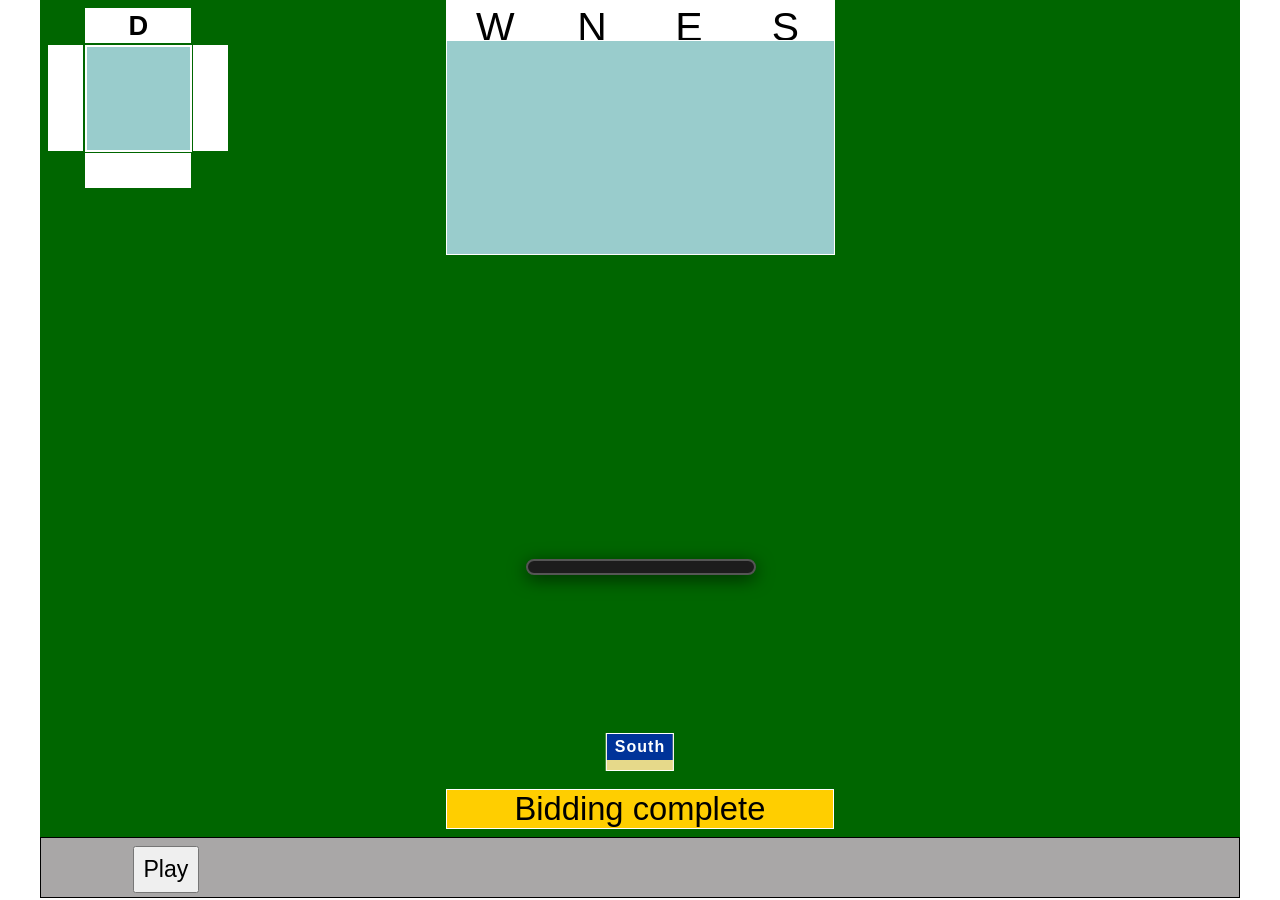
<file: xbidding.html>
<!-- Copyright 2009-2014 Bridge Base Online, Ltd. www.bridgebase.com All Rights Reserved -->
<html>
  <head>
    <meta charset="UTF-8">
    <!-- <meta http-equiv="Content-Type" content="text/html;charset=UTF-8" /> -->
    

   
    <meta name="viewport" content="width=device-width, initial-scale=1.0, maximum-scale=1.0, user-scalable=no">
    <link rel="stylesheet" href="bidding.css" type="text/css" />


  </head>
  <script>
    document.addEventListener('touchstart', function(){}, {passive: true});
    document.addEventListener('gesturestart', function(e){ e.preventDefault(); });
  </script>
  
  <body  onclick="hideContextMenu(event); hideContextMenu(event,true);"  onresize="respondToResize();"  onorientationchange="respondToResize();" onkeydown="handleKeyDown(event);" onload="documentLoaded();">
    
    <script src="group11.js" defer></script>
    <script src="group12.js" defer></script>
	  <script src="group17.js" defer></script>
	  <script src="group18.js" defer></script>
	  <script src="group19.js" defer></script>
	  <script src="group20.js" defer></script>
	  <script src="group21.js" defer></script>
	  <script src="group22.js" defer></script>
	  <script src="group23.js" defer></script>
	  <script src="group24.js" defer></script>
	  <script src="group25.js" defer></script>
	  <script src="group26.js" defer></script>
	  <script src="group27.js" defer></script>
    <script src="group28.js" defer></script>
    <script src="group29.js" defer></script>
    <script src="group30.js" defer></script>
    <script src="group31.js" defer></script>
    <script src="group32.js" defer></script>
    <script src="group33.js" defer></script>
    <script src="group34.js" defer></script>
    <script src="group35.js" defer></script>
    <script src="group36.js" defer></script>
    <script src="group37.js" defer></script>
    <script src="group38.js" defer></script>
    <script src="bidding.js" defer></script>

   
    <div class="mainDivStyle" id="theDiv">
    </div>
    <div class="buttonDivStyle" id="buttonDiv" oncontextmenu="return false;">
      <input type="button" value="New" onclick="newDeal()" id="newButton" class="buttonStyle" />
      <input type="button" value="Shuffle" onclick="shuffle()" id="shuffleButton" class="buttonStyle" />
      <input type="button" value="Rewind" onclick="rewind()" id="rewindButton" class="buttonStyle" />
      <input type="button" value="Previous" onclick="undo()" id="undoButton" class="buttonStyle" />
      <input type="button" value="Next" onclick="nextBid()" id="nextButton" class="buttonStyle" />
      <input type="button" value="Options" onclick="options()" id="optionsButton" class="buttonStyle" />
      <input type="button" value="GIB" onclick="gib()" id="gibButton" class="buttonStyle" />
      <input type="button" value="Play" onclick="play()" id="playButton" class="buttonStyle" />
    </div>
    <div class="container" id="biddingBox">
      <div class="actions">
        <button class="action" id="pass">Pass</button>
        <button class="action" id="dbl">Dbl</button>
        <button class="action" id="redbl">ReDbl</button>
    </div>
    <div class="numbers">
        <button class="number" data-value="1">1</button>
        <button class="number" data-value="2">2</button>
        <button class="number" data-value="3">3</button>
        <button class="number" data-value="4">4</button>
        <button class="number" data-value="5">5</button>
        <button class="number" data-value="6">6</button>
        <button class="number" data-value="7">7</button>
    </div>
    <div class="suits" id="suits-row">
        <button class="suit" data-value="♣">♣</button>
        <button class="suit diamond" data-value="♦">♦</button>
        <button class="suit heart" data-value="♥">♥</button>
        <button class="suit" data-value="♠">♠</button>
        <button class="suit" data-value="NT">NT</button>
    </div>
  </div>
    
    <div class="editorDivStyle" id="editorDiv"></div>
    <div class="annotDivStyle" id="annotDiv"></div>
  </body>
  <!-- <script type="text/javascript" src="./src/hv/jsbig.js?cb=1"></script> -->
  
</html>
</file>
<file: handlinks.css>
body {
    background-color: #f5f5f5;
    font-family: Arial, sans-serif;
    margin: 0;
    padding: 20px;
    box-sizing: border-box;
}

/* Bridge styling - Modern version */
.bridge-page {
    background: linear-gradient(135deg, #0a7c15 0%, #064d0b 100%);
    color: white;
    padding: 30px;
    min-height: 500px;
    border-radius: 12px;
    box-shadow: 0 8px 32px rgba(0,0,0,0.3);
    max-width: 1200px;
    margin: 0 auto;
    box-sizing: border-box;
}

header {
    display: flex;
    align-items: center;
    margin-bottom: 30px;
    padding-bottom: 20px;
    border-bottom: 2px solid rgba(255,255,255,0.1);
}

.suit-symbols {
    background: linear-gradient(145deg, #f0f0f0, #d0d0d0);
    display: inline-flex;
    font-size: 40px;
    margin-right: 20px;
    padding: 12px 16px;
    border-radius: 12px;
    box-shadow: 0 4px 12px rgba(0,0,0,0.15);
    gap: 8px;
}

.suit-symbols .suit-symbol.club,
.suit-symbols .suit-symbol.spade {
    color: #2c3e50;
}

.suit-symbols .suit-symbol.diamond,
.suit-symbols .suit-symbol.heart {
    color: #e74c3c;
}

h1 {
    background: linear-gradient(145deg, #3498db, #2980b9);
    margin: 0;
    padding: 16px 24px;
    border-radius: 8px;
    font-size: 28px;
    font-weight: 600;
    box-shadow: 0 4px 12px rgba(52, 152, 219, 0.3);
    letter-spacing: 0.5px;
}

.dropdown-section {
    background: rgba(255,255,255,0.95);
    backdrop-filter: blur(10px);
    color: #2c3e50;
    padding: 24px;
    margin: 25px 0;
    border-radius: 12px;
    box-shadow: 0 6px 20px rgba(0,0,0,0.1);
    border: 1px solid rgba(255,255,255,0.2);
}

.dropdown-section label {
    font-weight: 600;
    margin-right: 16px;
    font-size: 16px;
    color: #34495e;
}

select {
    padding: 12px 16px;
    font-size: 16px;
    border: 2px solid #e1e8ed;
    border-radius: 8px;
    background-color: white;
    min-width: 280px;
    transition: all 0.3s ease;
    box-shadow: 0 2px 8px rgba(0,0,0,0.1);
}

select:focus {
    outline: none;
    border-color: #3498db;
    box-shadow: 0 0 0 3px rgba(52, 152, 219, 0.1);
}

.hands-area {
    margin-top: 30px;
}

.no-selection {
    background: rgba(255,255,255,0.08);
    border: 2px dashed rgba(255,255,255,0.3);
    padding: 60px 40px;
    text-align: center;
    color: rgba(255,255,255,0.7);
    font-size: 18px;
    border-radius: 12px;
    backdrop-filter: blur(10px);
}

.link-grid {
    background: rgba(255,255,255,0.05);
    border: 1px solid rgba(255,255,255,0.1);
    border-radius: 16px;
    display: grid;
    gap: 12px;
    grid-template-columns: repeat(4, 1fr);
    grid-template-rows: repeat(8, auto);
    padding: 20px;
    backdrop-filter: blur(10px);
    box-shadow: 0 8px 32px rgba(0,0,0,0.2);
}

.link {
    background: linear-gradient(145deg, #f39c12, #e67e22);
    color: white;
    display: flex;
    align-items: center;
    justify-content: center;
    padding: 16px 12px;
    text-decoration: none;
    border-radius: 8px;
    font-weight: 600;
    font-size: 14px;
    transition: all 0.3s ease;
    box-shadow: 0 4px 12px rgba(243, 156, 18, 0.3);
    border: 1px solid rgba(255,255,255,0.1);
    min-height: 20px;
}

.link:hover {
    transform: translateY(-2px);
    box-shadow: 0 6px 20px rgba(243, 156, 18, 0.4);
    background: linear-gradient(145deg, #f1c40f, #f39c12);
    text-decoration: none;
}

.link:active {
    transform: translateY(0);
}

.section-header {
    display: flex;
    align-items: stretch;
    justify-content: space-between;
    gap: 16px;
    margin-bottom: 25px;
    flex-wrap: wrap;
}

.section-title {
    background: linear-gradient(145deg, rgba(255,255,255,0.95), rgba(255,255,255,0.85));
    backdrop-filter: blur(10px);
    color: #2c3e50;
    padding: 16px 24px;
    border-radius: 8px;
    font-size: 20px;
    font-weight: 600;
    box-shadow: 0 4px 16px rgba(0,0,0,0.1);
    border: 1px solid rgba(255,255,255,0.2);
    display: flex;
    align-items: center;
    min-height: 56px;
    flex: 1 1 auto;
}

.intro-button {
    background: linear-gradient(145deg, rgba(255,255,255,0.95), rgba(255,255,255,0.85));
    backdrop-filter: blur(10px);
    color: #2c3e50;
    padding: 16px 24px;
    border-radius: 8px;
    font-size: 20px;
    font-weight: 600;
    min-height: 56px;
    min-width: 220px;
    box-shadow: 0 4px 16px rgba(0,0,0,0.1);
    border: 1px solid rgba(255,255,255,0.2);
    transition: all 0.3s ease;
}

.intro-button:hover:not(:disabled) {
    transform: translateY(-2px);
    box-shadow: 0 6px 20px rgba(0,0,0,0.14);
    background: linear-gradient(145deg, #ffffff, rgba(255,255,255,0.92));
}

.intro-button:active:not(:disabled) {
    transform: translateY(0);
}

.intro-button:disabled {
    opacity: 0.55;
    cursor: not-allowed;
    box-shadow: none;
}

.intro-overlay {
    position: fixed;
    inset: 0;
    background: rgba(0, 0, 0, 0.65);
    display: flex;
    align-items: center;
    justify-content: center;
    padding: 24px;
    z-index: 1000;
}

.intro-modal {
    width: min(920px, 100%);
    max-height: min(82vh, 920px);
    background: linear-gradient(180deg, #ffffff 0%, #f5f7fa 100%);
    border-radius: 16px;
    box-shadow: 0 24px 60px rgba(0,0,0,0.35);
    overflow: hidden;
    display: flex;
    flex-direction: column;
}

.intro-modal-header {
    display: flex;
    align-items: center;
    justify-content: space-between;
    gap: 16px;
    padding: 20px 24px;
    background: linear-gradient(145deg, #3498db, #2980b9);
    color: white;
}

.intro-modal-title {
    font-size: 24px;
    font-weight: 700;
}

.intro-close {
    background: rgba(255,255,255,0.15);
    color: white;
    border: 1px solid rgba(255,255,255,0.2);
    border-radius: 8px;
    padding: 10px 14px;
    font-size: 16px;
    font-weight: 600;
}

.intro-close:hover {
    background: rgba(255,255,255,0.25);
}

.intro-modal-body {
    padding: 24px;
    color: #2c3e50;
    overflow-y: auto;
    line-height: 1.8;
    font-size: 17px;
    background: linear-gradient(180deg, rgba(255,255,255,0.96), rgba(245,247,250,0.98));
}

.intro-content {
    max-width: 760px;
    margin: 0 auto;
}

.intro-heading {
    font-size: 21px;
    font-weight: 700;
    color: #1f3b57;
    margin: 24px 0 10px;
    padding-bottom: 8px;
    border-bottom: 2px solid rgba(52, 152, 219, 0.18);
}

.intro-heading:first-child {
    margin-top: 0;
}

.intro-paragraph {
    margin: 0 0 16px;
    text-align: left;
}

.intro-modal {
    position: relative;
}


.intro-modal-header {
    padding: 16px 56px 16px 20px;
}


.intro-close {
    position: absolute;
    top: 12px;
    right: 12px;
    z-index: 10;
    width: 36px;
    height: 36px;
    padding: 0;
    border: 1px solid rgba(255, 255, 255, 0.25);
    border-radius: 10px;
    background: rgba(255, 255, 255, 0.18);
    color: white;
    font-size: 28px;
    line-height: 34px;
    text-align: center;
    font-weight: 700;
    cursor: pointer;
}

.intro-status {
    color: #5d6d7e;
    font-style: italic;
}

.hand-diagram {
    font-family: "Courier New", Courier, monospace;
    white-space: pre;
    background: rgba(240, 242, 245, 0.85);
    padding: 16px 20px 16px 40px;
    border-radius: 8px;
    margin: 16px auto;
    border-left: 4px solid #3498db;
    font-size: 15px;
    line-height: 1.45;
    color: #22313f;
    max-width: fit-content;
    min-width: 420px;
    overflow-x: auto;
    box-sizing: border-box;
}

.intro-text {
    white-space: pre-wrap;
    font-family: "Georgia", serif;
    font-size: 16px;
    line-height: 1.6;
    background: linear-gradient(180deg, rgba(255,255,255,0.95), rgba(248,250,252,0.98));
    padding: 24px;
    border-radius: 12px;
    box-shadow: inset 0 2px 8px rgba(0,0,0,0.06);
    max-height: 70vh;
    overflow-y: auto;
}

.hidden {
    display: none;
}

@media (max-width: 700px) {
    .section-header {
        flex-direction: column;
    }

    .intro-button,
    .section-title {
        width: 100%;
    }

        .intro-modal {
            position: relative;
            width: 100%;
            max-height: 92vh;
            border-radius: 14px;
        }
    
        .intro-modal-header {
            display: none !important;
        }
    
        .intro-close {
            position: absolute;
            top: 8px;
            right: 10px;
            z-index: 10;
            width: 28px;
            height: 28px;
            padding: 0;
            border-radius: 50%;
            font-size: 22px;
            line-height: 26px;
            text-align: center;
            font-weight: 700;
            background: rgba(255, 255, 255, 0.95);
            color: #2c3e50;
            border: 1px solid rgba(0, 0, 0, 0.12);
            box-shadow: 0 2px 8px rgba(0, 0, 0, 0.12);
        }
    
        .intro-modal-body {
            max-height: 92vh;
            padding: 16px 14px 14px 14px;
        }
    
        .intro-content {
            line-height: 1.35;
        }
    
        .intro-heading {
            margin: 0 0 8px 0;
            font-size: 16px;
            line-height: 1.2;
        }
    
        .intro-paragraph {
            margin: 0 0 8px 0;
            line-height: 1.35;
        }

    .hand-diagram {
        min-width: 0;
        max-width: 100%;
        padding: 14px 14px 14px 20px;
        font-size: 14px;
    }
}
.hand-diagram-grid {
    display: grid;
    grid-template-columns: 110px 110px 110px;
    grid-template-areas:
        ". north ."
        "west . east"
        ". south .";
    column-gap: 28px;
    row-gap: 12px;
    width: fit-content;
    margin: 18px auto 22px;
    padding: 18px 22px;
    background: rgba(240, 242, 245, 0.85);
    border-left: 4px solid #3498db;
    border-radius: 8px;
    font-family: "Courier New", monospace;
    font-size: 15px;
    line-height: 1.45;
}

.hand-seat {
    white-space: pre;
}

.hand-seat-north {
    grid-area: north;
    justify-self: center;
    text-align: left;
}

.hand-seat-west {
    grid-area: west;
    justify-self: start;
    text-align: left;
    transform: translateX(36px);
}
.hand-seat-east {
    grid-area: east;
    justify-self: start;
    text-align: left;
}

.hand-seat-south {
    grid-area: south;
    justify-self: center;
    text-align: left;
}

.seat-label {
    font-weight: 700;
    margin-bottom: 4px;
    letter-spacing: 0.5px;
}

@media (max-width: 700px) {
    .hand-diagram-grid {
        grid-template-columns: 1fr;
        grid-template-areas:
            "north"
            "west"
            "east"
            "south";
        gap: 14px;
    }

    .hand-seat-north,
    .hand-seat-west,
    .hand-seat-east,
    .hand-seat-south {
        justify-self: start;
    }
    body {
        padding: 10px;
    }
    
    .bridge-page {
        padding: 16px;
        border-radius: 10px;
    }
    
    header {
        gap: 10px;
        margin-bottom: 20px;
        padding-bottom: 14px;
    }
    
    .suit-symbols {
        font-size: 28px;
        margin-right: 10px;
        padding: 8px 12px;
        border-radius: 10px;
        gap: 6px;
        flex-shrink: 0;
    }
    
    h1 {
        padding: 10px 14px;
        font-size: 18px;
        line-height: 1.15;
        border-radius: 8px;
        letter-spacing: 0.2px;
        margin: 0;
    }
    
    .dropdown-section {
        width: min(100%, 340px);
        margin: 20px auto;
        padding: 16px;
        box-sizing: border-box;
    }
    
    .dropdown-section label {
        display: block;
        margin-right: 0;
        margin-bottom: 8px;
        font-size: 15px;
    }
    
    select {
        display: block;
        width: 100%;
        min-width: 0;
        max-width: 100%;
        box-sizing: border-box;
        padding: 12px 14px;
        font-size: 16px;
    }
    .section-title {
        display: block;
        width: fit-content;
        max-width: 92%;
        margin: 0 auto 18px auto;
        padding: 10px 14px;
        font-size: 17px;
        text-align: center;
        box-sizing: border-box;
    }
    /* Mobile intro overlay tightening */
    #intro-modal-title {
        display: none;
    }
    
    #intro-close {
        position: absolute;
        top: 10px;
        right: 10px;
        z-index: 5;
        padding: 8px 12px;
        font-size: 14px;
    }
    
    #intro-modal-body {
        padding-top: 44px;
    }
    
    .intro-content {
        line-height: 1.35;
    }
    
    .intro-heading {
        margin: 0 0 8px 0;
        font-size: 16px;
        line-height: 1.2;
    }
    
    .intro-paragraph {
        margin: 0 0 8px 0;
        line-height: 1.35;
    }
}
</file>
<file: bidding.css>
div.mainDivStyle
{ 
  position: fixed;
  top: 0;
  left: 50%;
  transform: translateX(-50%);
  width: 100%;
  max-width: 1200px;
  margin: 0;  /* Change from "margin: 0 auto;" to just "margin: 0;" */
  height: 100vh;
  background: #006600;
  font-family: arial;
  overflow: hidden;
  
}
div.editorDivStyle
{ position: absolute;
  top: 0;
  left: 0;
  background: #99CCCC;
  border-right: 1px solid black;
  border-bottom: 1px solid black;
  border-left: 1px solid black;
  font-family: arial;
  visibility: hidden;
}
div.statusDivStyle
{
  position: absolute;
  border: 1px solid black;
  background: #FFCE00;
  font-family: arial;
  padding: 10;
  text-align: center;
  visibility: hidden;
}
div.menuDivStyle
{
  background: #E2E1B5;
  border: 1px solid #989898;
  position: absolute;
  font-family: arial;
}
div.annotDivStyle
{
  background: #FFFFFF;
  border: 1px solid black;
  position: absolute;
  padding-left: 4;
  padding-right: 4;
  padding-top: 2;
  padding-bottom: 2;
  overflow-y: auto;
  overflow-x: hidden;
  font-family: arial;
  visibility: hidden;
}
div.trickCardStyle
{
  background: #FFFFFF;
  border: 1px solid black;
  text-align: center;
  position: absolute;
}
div.buttonDivStyle
{
  background: #a9a7a7;
  font-family: arial;
  position: absolute;
  visibility: hidden;
  overflow-x: hidden;
  overflow-y: hidden;
  border: 1px solid black;
}
table.handTableStyle
{
  border: 1px solid white;
  position: absolute;
}
div.subDivStyle
{
  border: 1px solid white;
  background: #99CCCC;
  position: absolute;
}
div.handDivStyle
{
  border: 1px solid white;
  position: absolute;
  overflow-y: hidden;
  overflow-x: hidden;
}
div.auctionTableDivStyle
{
  background: #99CCCC;
  position: absolute;
  overflow-x: hidden;
  overflow-y: hidden;
  border: 1px solid white;
}
div.announceDivStyle
{
  background: #FFCE00;
  position: absolute;
  text-align: center;
  border: 1px solid white;
  overflow-x: hidden;
  overflow-y: hidden;
  font-size: 14px;
}
div.blockDivStyle
{
  background: #FFCE00;
  position: absolute;
  text-align: center;
  overflow-x: hidden;
  overflow-y: hidden;
}
div.alertDivStyle
{
  background: #E2E1B5;
  position: absolute;
  text-align: center;
  white-space: nowrap;
  padding-left: 2;
  padding-right: 2;
}
div.vulDivStyle
{
  position: absolute;
  text-align: center;
  white-space: nowrap;
}
div.vulInnerDivStyle
{
  background: #99CCCC;
  position: absolute;
  border: 2px solid white;
  text-align: center;
}
div.nameRowDivStyle
{
  border: 1px solid white;
  overflow: hidden;
  white-space: nowrap;
  position: absolute;
}

div.nameInitialDivStyle
{
  background: #336799;
  color: FFFFFF;
  border-right: 1px solid white;
  height: 100%;
  width: 18%;
  text-align: center;
}
div.nameTextDivStyle
{
  position: absolute;
  width: 92%;
  height: 100%;
}
div.suitRowDivStyle
{
  position: absolute;
  height: 20%;
  width: 100%;
}
div.cardDivStyle
{
  position: absolute;
  height: 100%;
}
div.gibDivStyle
{
  position: absolute;
  padding-left: 1;
  padding-right: 1;
  text-align: center;

}
div.suitSymbolDivStyle
{
  width: 18%;
  height: 100%;
  text-align: center;
}
div.suitHoldingDivStyle
{
  position: absolute;
  width: 92%;
  height: 100%;
}
div.teamDivStyle
{
  position: absolute;
  overflow-x: hidden;
  overflow-y: hidden;
}
div.scoreDivStyle
{
  position: absolute;
  overflow-x: hidden;
  overflow-y: hidden;
  text-align: right;
}
input.buttonStyle
{
  position: absolute;
  height: 100%;
  overflow: visible;
  padding-top: 0;
  padding-bottom: 0;
  padding-left: 2;
  padding-right: 2;
}
img.logoImageStyle
{
  position: absolute;
}
div.scoreBoardTableDivStyle
{
  position: absolute;
  overflow-y: auto;
  overflow-x: hidden;
}
div.scoreBoardTableStyle
{
  position: absolute;
  background: #FFFFFF;
}
div.scoreBoardTDStyle
{
  border-right: 1px solid black;
  text-align: center;
  overflow: hidden;
  padding: 0;
  position: absolute;
  white-space: nowrap;
  border-bottom: 1px solid black;
}
div.scoreBoardResultTDStyle
{
  border-right: 1px solid black;
  text-align: left;
  overflow: hidden;
  padding-left: 2;
  position: absolute;
  white-space: nowrap;
  border-bottom: 1px solid black;
}

div.playerNameDivStyle
{
  position: absolute;
  white-space: nowrap;
  text-align: left;
  padding-left: 3;
  overflow: hidden;
  border-right: 1px solid black;
}
div.scoreBoardTitleDivStyle
{
  position: absolute;
  background: #FFCE00;

}
div.scoreBoardTitleLineDivStyle
{
  position: absolute;
  white-space: nowrap;
  padding-left: 5;
  padding-right: 5;
}
td.scoreBoardScoreTableTDStyle1
{
  padding-left:3;
  padding-right:3;
  border-bottom: 1px solid black;
  border-right: 1px solid black;
}
td.scoreBoardScoreTableTDStyle2
{
  border-bottom: 1px solid black;
  border-right: 1px solid black;
  text-align: center;
}
td.scoreBoardScoreTableTDStyle3
{
  border-right: 1px solid black;
  text-align: center;
}
td.scoreBoardScoreTableTDStyle4
{
  padding-left:3;
  padding-right:3;
  border-right: 1px solid black;
}
td.scoreBoardScoreTableTDStyle5
{
  padding-left:3;
  padding-right:3;
  border-bottom: 1px solid black;
}
a:visited
{
  color: #000080;
}
a:link
{
  color: #000080;
}
a:active
{
  color: #000080;
}

div.biddingBoxDivStyle
{
  position: absolute;
  background: #E2E1B5;
  visibility: visible;
  border: 1px solid white;
  border-radius: 0;
 
}
input.passButtonStyle
{
  position: absolute;
  overflow: visible;
  padding-top: 0;
  padding-bottom: 0;
  padding-left: 2;
  padding-right: 2;
  background: #106610;
  color: #FFFFFF;
  justify-content: center;
}

input.dblButtonStyle
{
  position: absolute;
  overflow: visible;
  padding-top: 0;
  padding-bottom: 0;
  padding-left: 2;
  padding-right: 2;
  color: #FFFFFF;
}
input.strainButtonStyle
{
  position: absolute;
  overflow: hidden;
  padding-top: 0;
  padding-bottom: 0;
  padding-left: 2;
  padding-right: 2;
  background: #99CCCC;
}
input.levelButtonStyle
{
  position: absolute;
  overflow: visible;
  padding-top: 0;
  padding-bottom: 0;
  padding-left: 2;
  padding-right: 2;
}
input.explainEditStyle
{
  position: absolute;
}
textarea.commentsEditStyle
{
  position: absolute;
  font-family: Arial;
  border: 1px solid black;
}
div.commentsHeadingDivStyle
{
  position: absolute;
  background: #FFCE00;
  text-indent: 5;
  border: 1px solid black;
}

div.leaderBoardDivStyle
{
  overflow-y: auto;
  overflow-x: hidden;
  position: absolute;
  border: 1px solid black;
}
table.leaderBoardTableStyle
{
  background: #99CCCC;
  text-align: center;
}
input.editorButtonStyle
{
  position: absolute;
  overflow: visible;
  padding-left: 5;
  padding-right: 5;
}
div.editorAnnounceDivStyle
{
  background: #FFCE00;
  position: absolute;
  text-align: left;
  border-bottom: 1px solid black;
  border-right: 1px solid black;
  border-top: 1px solid black;
  padding-left: 5;
  white-space: nowrap;
  padding-right: 10;
  overflow-x: hidden;
  overflow-y: hidden;
}
div.editorMenuDivStyle
{
  background: #99CCCC;
  position: absolute;
}


/* #eastCover, #westCover {
  visibility: hidden;
} */
.coverStyle {
  position: absolute;
  visibility: hidden; /* or 'hidden' based on your initial requirement */
  width: 402px; /* Adjust as needed */
  height: 285px; /* Adjust as needed */
  top: 288px;
  background-color: #06600e; /* Example color, adjust as needed */
  z-index: 10; /* Ensure it covers the hands */
  /* Add any other common properties here */
}
body {
  background-color: #FFFFFF;
  margin: 0;
  overflow: hidden;
}
.table-custom {
  font-size: 18px;
  border: 1px solid black;
  background-color: #99CCCC;
} 
.container {
  position: absolute;
  display: flex;
  justify-content: center;
  align-items: center;
  flex-direction: column;
  gap: 6px;
  padding: 8px;
  background-color: #cccc9a;
  border: 1px solid white;
  box-sizing: border-box;
  visibility: hidden;
  z-index: 1000;
  overflow: hidden;
}


.actions, .numbers, .suits {
  display: flex;
  gap: 10px;
  justify-content: center;
}

button {
  padding: 10px;
  font-family: 'Roboto', 'Helvetica Neue', sans-serif;
  font-size: 40px;
  border: none;
  border-radius: 5px;
  cursor: pointer;
}

.action {
  background-color: #4CAF50;
  color: white;
}

#dbl {
  background-color: #cb0000;
}

#redbl {
  background-color: #000080;
}

/* .numbers button {
  background-color: #ffffff;
  color: #000000;
  justify-content: center;
  align-items: center;
  line-height: 0.8;
} */

.numbers {
  display: flex;
  justify-content: center;
  align-items: center;
  gap: 3px;
  width: auto;
  overflow-x: visible;
  white-space: nowrap; /* Prevent wrapping */
  padding: 5px 0;
}

.numbers button {
  background-color: #ffffff;
  color: #000000;
  display: inline-flex;
  justify-content: center;
  align-items: center;
  min-width: 30px; /* Minimum width for buttons */
  height: 30px; /* Fixed height */
  font-size: 16px;
  border: 1px solid #000000;
  border-radius: 5px;
  cursor: pointer;
  transition: background-color 0.3s;
  padding: 0 5px;
  margin: 0;
  flex: 0 0 auto;
}

.numbers button:hover {
  background-color: #f0f0f0;
}

/* .suits button {
  background-color: #ffffff;
  color: #000000;
  justify-content: center;
  align-items: center;
  line-height: 0.4;
} */

.suits {
  display: flex;
  justify-content: space-between;
  align-items: stretch;
  gap: 2px;
  width: 100%;
}

.suits button {
  background-color: #ffffff;
  color: #000000;
  display: flex;
  justify-content: center;
  align-items: center;
  width: calc(20% - 2px);
  height: 40px;
  font-size: 24px;
  border: 1px solid #000000;
  border-radius: 5px;
  cursor: pointer;
  transition: background-color 0.3s;
  padding: 0;
  margin: 0;
  flex: 1 1 0;
}

.suits button:hover {
  background-color: #f0f0f0;
}

/* Specific adjustments for suit symbols */
.suits button:nth-child(1), /* Club */
.suits button:nth-child(2), /* Diamond */
.suits button:nth-child(3), /* Heart */
.suits button:nth-child(4) { /* Spade */
  display: flex;
  justify-content: center;
  align-items: center;
  line-height: 0;
  padding-bottom: 6px; /* Adjust this value to move symbols up */
}

.suits button:nth-child(5) { /* NT */
  font-size: 20px;
}



.heart, .diamond {
  color: #CB0000; /* Red color for hearts and diamonds */
}

button:hover {
  background-color: #ddd;
}

#suits-row {
  visibility: hidden; /* Initially hide the suits row but keep the space */
}


.suits button {
  background-color: #ffffff;
  color: #000000;
}

.suits button.heart, .suits button.diamond {
  color: #CB0000;
}

#buttonDiv {
  width: 100% !important;
  max-width: 1200px !important;
  left: 50% !important;
  transform: translateX(-50%) !important;
  box-sizing: border-box !important;
}

#southHandBar {
    position: fixed;
    bottom: 0px;
    left: 50%;
    transform: translateX(-50%);
    display: flex;
    flex-direction: column;
    align-items: center;
    background: #e6d98a;
    border: 1px solid white;
    padding: 0;
    z-index: 500;
    max-width: 98vw;
    overflow-x: auto;
    box-sizing: border-box;
}

#southHandBanner {
    width: 100%;
    background: #003399;
    color: #ffffff;
    font-family: Arial, sans-serif;
    font-weight: bold;
    font-size: 16px;
    text-align: center;
    padding: 4px 8px;
    box-sizing: border-box;
    letter-spacing: 1px;
}

#southHandCards {
    display: flex;
    flex-direction: row;
    flex-wrap: nowrap;
    align-items: center;
    justify-content: center;
    padding: 5px 8px;
    gap: 4px;
}

span.southCompactCard {
    display: inline-flex;
    flex-direction: column;
    align-items: center;
    justify-content: center;
    padding: 6px 9px;
    background: #ffffff;
    border: 1px solid #999999;
    box-sizing: border-box;
    min-width: 48px;
    height: 80px;
    border-radius: 3px;
}

span.southCompactRankTop {
    display: block;
    font-size: 28px;
    font-weight: bold;
    line-height: 1;
    color: #000000;
    margin-bottom: -4px;
}

span.southCompactSuitBottom {
    display: block;
    font-size: 34px;
    line-height: 1;
}

@media (max-width: 600px) {

  .container {
    width: 96vw !important;
    left: 2vw !important;
    padding: 8px;
    gap: 6px;
  }

  #biddingBox {
    top: 54% !important;
  }

  button {
    font-size: 22px;
    padding: 6px 8px;
  }

  .numbers {
    gap: 10px;
  }

  .numbers button {
    min-width: 32px;
    height: 28px;
    font-size: 15px;
  }

  .suits {
    gap: 2px;
  }

  .suits button {
    height: 38px;
    font-size: 20px;
  }

  .action {
    font-size: 18px;
    padding: 8px 10px;
  }

  .actions {
    gap: 6px;
  }

  div.auctionTableDivStyle {
    width: 75vw !important;
    min-width: 180px !important;
    left: 50% !important;
    transform: translateX(-50%) !important;
  }

  div.auctionTableDivStyle table {
    width: 100% !important;
    min-width: 180px !important;
  }

  div.announceDivStyle {
    width: 90vw !important;
    left: 50% !important;
    transform: translateX(-50%) !important;
  }

  #southHandBar {
    width: 96vw !important;
    max-width: 96vw !important;
  }

  #southHandCards {
      gap: 0px !important;
      padding: 3px 2px !important;
      width: 100% !important;
      justify-content: space-between !important;
  }

  span.southCompactCard {
      flex: 1 1 0 !important;      /* each card grows equally to fill the space */
      min-width: 0 !important;     /* allow shrinking below 22px */
      max-width: 30px !important;  /* stops them getting too wide on bigger phones */
      height: 38px !important;
      padding: 2px 1px !important;
  }

  span.southCompactRankTop {
    font-size: 16px !important;
  }

  span.southCompactSuitBottom {
    font-size: 18px !important;
  }
  #vulWrap {
      transform: scale(0.7) !important;
      transform-origin: top left !important;
    }

}
@media (min-width: 601px) {
  #vulWrap {
    transform: none !important;
  }
}
/* ================================================================
   BIDDING BOX RESKIN — paste this at the bottom of bidding.css
   ================================================================ */

.container#biddingBox {
  background: #1c1c1c;
  border: 2px solid #555;
  border-radius: 8px;
  padding: 6px;
  gap: 5px;
  box-shadow: 0 4px 18px rgba(0,0,0,0.6);
  min-width: 230px;
}

#biddingBox button {
  font-family: Arial, Helvetica, sans-serif;
  font-weight: bold;
  border-radius: 4px;
  border: 1px solid rgba(0,0,0,0.4);
  cursor: pointer;
  transition: filter 0.1s, transform 0.08s;
  padding: 0;
  margin: 0;
  line-height: 1;
}
#biddingBox button:hover  { filter: brightness(1.2); }
#biddingBox button:active { transform: scale(0.93); }

#biddingBox .actions {
  display: flex;
  gap: 5px;
  width: 100%;
  border-bottom: 1px solid #444;
  padding-bottom: 6px;
}
#biddingBox .actions .action {
  flex: 1;
  height: 36px;
  font-size: 15px;
  color: #ffffff;
  letter-spacing: 0.5px;
}
#biddingBox #pass  { background: #1a7a1a; }
#biddingBox #dbl   { background: #aa0000; }
#biddingBox #redbl { background: #000099; }

#biddingBox .numbers {
  display: flex;
  gap: 4px;
  width: 100%;
  border-bottom: 1px solid #444;
  padding-bottom: 6px;
  white-space: nowrap;
}
#biddingBox .numbers .number {
  flex: 1;
  height: 32px;
  font-size: 16px;
  background: #f0ede0;
  color: #000000;
  border-color: #888;
  min-width: 0;
}
#biddingBox .numbers .number.selected {
  background: #FFCE00;
  border-color: #aa8800;
}

#biddingBox .suits {
  display: flex;
  gap: 4px;
  width: 100%;
  visibility: visible !important;
}
#biddingBox .suits .suit {
  flex: 1;
  height: 38px;
  font-size: 24px;
  background: #f0ede0;
  color: #000000;
  border-color: #888;
  min-width: 0;
  padding-bottom: 3px;
}
#biddingBox .suits .suit:nth-child(1) { color: #111111; }
#biddingBox .suits .suit:nth-child(2) { color: #cc4400; }
#biddingBox .suits .suit:nth-child(3) { color: #cc0000; }
#biddingBox .suits .suit:nth-child(4) { color: #000077; }
#biddingBox .suits .suit:nth-child(5) { font-size: 14px; color: #333333; }

@media (max-width: 600px) {
  .container#biddingBox        { min-width: 190px; padding: 4px; gap: 4px; }
  #biddingBox .actions .action { height: 30px; font-size: 13px; }
  #biddingBox .numbers .number { height: 28px; font-size: 14px; }
  #biddingBox .suits   .suit   { height: 32px; font-size: 20px; }
  #biddingBox .suits .suit:nth-child(5) { font-size: 12px; }
}
</file>
<file: handviewer.css>
div.mainDivStyle
{ 
  position: fixed;
  top: 0;
  left: 0;
  right: 0;
  width: 100%;
  max-width: 1200px;
  margin: 0;  /* Change from "margin: 0 auto;" to just "margin: 0;" */
  height: 100vh;
  background: #006600;
  font-family: arial;
  overflow: hidden;
}

div.editorDivStyle
{ position: absolute;
  top: 0;
  left: 0;
  background: #99CCCC;
  border-right: 1px solid black;
  border-bottom: 1px solid black;
  border-left: 1px solid black;
  font-family: arial;
  visibility: hidden;
}
div.statusDivStyle
{
  position: absolute;
  border: 1px solid black;
  background: #FFCE00;
  font-family: arial;
  padding: 10;
  text-align: center;
  visibility: hidden;
}
div.menuDivStyle
{
  background: #E2E1B5;
  border: 1px solid #989898;
  position: absolute;
  font-family: arial;
}
div.annotDivStyle
{
  background: #FFFFFF;
  border: 1px solid black;
  position: absolute;
  padding-left: 4;
  padding-right: 4;
  padding-top: 2;
  padding-bottom: 2;
  overflow-y: auto;
  overflow-x: hidden;
  font-family: arial;
  visibility: hidden;
}
div.trickCardStyle
{
  background: #FFFFFF;
  border: 1px solid black;
  text-align: center;
  position: absolute;
}
div.buttonDivStyle
{
  background: #a9a7a7;
  font-family: arial;
  position: absolute;
  visibility: hidden;
  overflow-x: hidden;
  overflow-y: hidden;
  border: 1px solid black;
}
table.handTableStyle
{
  border: 1px solid white;
  position: absolute;
}
div.subDivStyle
{
  border: 1px solid white;
  background: #99CCCC;
  position: absolute;
}
div.handDivStyle
{
  border: 1px solid white;
  position: absolute;
  overflow-y: hidden;
  overflow-x: hidden;
}
div.auctionTableDivStyle
{
  background: #99CCCC;
  position: absolute;
  overflow-x: hidden;
  overflow-y: hidden;
  border: 1px solid white;
}
div.announceDivStyle
{
  background: #FFCE00;
  position: absolute;
  text-align: center;
  border: 1px solid white;
  overflow-x: hidden;
  overflow-y: hidden;
  font-size: 14px;
}
div.blockDivStyle
{
  background: #FFCE00;
  position: absolute;
  text-align: center;
  overflow-x: hidden;
  overflow-y: hidden;
  font-family: 'Barlow Condensed', 'Arial Narrow', Arial, sans-serif;
  font-weight: 700;
}
div.alertDivStyle
{
  background: #E2E1B5;
  position: absolute;
  text-align: center;
  white-space: nowrap;
  padding-left: 2;
  padding-right: 2;
}
div.vulDivStyle
{
  position: absolute;
  text-align: center;
  white-space: nowrap;
}
div.vulInnerDivStyle
{
  background: #99CCCC;
  position: absolute;
  border: 2px solid white;
  text-align: center;
}
div.nameRowDivStyle
{
  border: 1px solid white;
  overflow: hidden;
  white-space: nowrap;
  position: absolute;
}

div.nameInitialDivStyle
{
  background: #336799;
  color: FFFFFF;
  border-right: 1px solid white;
  height: 100%;
  width: 18%;
  text-align: center;
}

div.suitRowDivStyle
{
  position: absolute;
  height: 20%;
  width: 100%;
}
div.cardDivStyle
{
  position: absolute;
  height: 100%;
}
div.gibDivStyle
{
  position: absolute;
  padding-left: 1;
  padding-right: 1;
  text-align: center;

}
div.suitSymbolDivStyle
{
  width: 18%;
  height: 100%;
  text-align: center;
}
div.suitHoldingDivStyle
{
  position: absolute;
  width: 92%;
  height: 100%;
}
div.teamDivStyle
{
  position: absolute;
  overflow-x: hidden;
  overflow-y: hidden;
}
div.scoreDivStyle
{
  position: absolute;
  overflow-x: hidden;
  overflow-y: hidden;
  text-align: right;
}
input.buttonStyle
{
  position: absolute;
  height: 100%;
  overflow: visible;
  padding-top: 0;
  padding-bottom: 0;
  padding-left: 2;
  padding-right: 2;
}
img.logoImageStyle
{
  position: absolute;
}
div.scoreBoardTableDivStyle
{
  position: absolute;
  overflow-y: auto;
  overflow-x: hidden;
}
div.scoreBoardTableStyle
{
  position: absolute;
  background: #FFFFFF;
}
div.scoreBoardTDStyle
{
  border-right: 1px solid black;
  text-align: center;
  overflow: hidden;
  padding: 0;
  position: absolute;
  white-space: nowrap;
  border-bottom: 1px solid black;
}
div.scoreBoardResultTDStyle
{
  border-right: 1px solid black;
  text-align: left;
  overflow: hidden;
  padding-left: 2;
  position: absolute;
  white-space: nowrap;
  border-bottom: 1px solid black;
}

div.playerNameDivStyle
{
  position: absolute;
  white-space: nowrap;
  text-align: left;
  padding-left: 3;
  overflow: hidden;
  border-right: 1px solid black;
}
div.scoreBoardTitleDivStyle
{
  position: absolute;
  background: #FFCE00;

}
div.scoreBoardTitleLineDivStyle
{
  position: absolute;
  white-space: nowrap;
  padding-left: 5;
  padding-right: 5;
}
td.scoreBoardScoreTableTDStyle1
{
  padding-left:3;
  padding-right:3;
  border-bottom: 1px solid black;
  border-right: 1px solid black;
}
td.scoreBoardScoreTableTDStyle2
{
  border-bottom: 1px solid black;
  border-right: 1px solid black;
  text-align: center;
}
td.scoreBoardScoreTableTDStyle3
{
  border-right: 1px solid black;
  text-align: center;
}
td.scoreBoardScoreTableTDStyle4
{
  padding-left:3;
  padding-right:3;
  border-right: 1px solid black;
}
td.scoreBoardScoreTableTDStyle5
{
  padding-left:3;
  padding-right:3;
  border-bottom: 1px solid black;
}
a:visited
{
  color: #000080;
}
a:link
{
  color: #000080;
}
a:active
{
  color: #000080;
}

div.biddingBoxDivStyle
{
  position: absolute;
  background: #E2E1B5;
  visibility: hidden;
  border: 1px solid black;
}
input.passButtonStyle
{
  position: absolute;
  overflow: visible;
  padding-top: 0;
  padding-bottom: 0;
  padding-left: 2;
  padding-right: 2;
  background: #006600;
  color: #FFFFFF;
}

input.dblButtonStyle
{
  position: absolute;
  overflow: visible;
  padding-top: 0;
  padding-bottom: 0;
  padding-left: 2;
  padding-right: 2;
  color: #FFFFFF;
}
input.strainButtonStyle
{
  position: absolute;
  overflow: hidden;
  padding-top: 0;
  padding-bottom: 0;
  padding-left: 2;
  padding-right: 2;
  background: #99CCCC;
}
input.levelButtonStyle
{
  position: absolute;
  overflow: visible;
  padding-top: 0;
  padding-bottom: 0;
  padding-left: 2;
  padding-right: 2;
}
input.explainEditStyle
{
  position: absolute;
}
textarea.commentsEditStyle
{
  position: absolute;
  font-family: Arial;
  border: 1px solid black;
}
div.commentsHeadingDivStyle
{
  position: absolute;
  background: #FFCE00;
  text-indent: 5;
  border: 1px solid black;
}

div.leaderBoardDivStyle
{
  overflow-y: auto;
  overflow-x: hidden;
  position: absolute;
  border: 1px solid black;
}
table.leaderBoardTableStyle
{
  background: #99CCCC;
  text-align: center;
}
input.editorButtonStyle
{
  position: absolute;
  overflow: visible;
  padding-left: 5;
  padding-right: 5;
}
div.editorAnnounceDivStyle
{
  background: #FFCE00;
  position: absolute;
  text-align: left;
  border-bottom: 1px solid black;
  border-right: 1px solid black;
  border-top: 1px solid black;
  padding-left: 5;
  white-space: nowrap;
  padding-right: 10;
  overflow-x: hidden;
  overflow-y: hidden;
}
div.editorMenuDivStyle
{
  background: #99CCCC;
  position: absolute;
}


/* #eastCover, #westCover {
  visibility: hidden;
} */
.coverStyle {
  position: absolute;
  visibility: hidden; /* or 'hidden' based on your initial requirement */
  width: 402px; /* Adjust as needed */
  height: 285px; /* Adjust as needed */
  top: 288px;
  background-color: #06600e; /* Example color, adjust as needed */
  z-index: 10; /* Ensure it covers the hands */
  /* Add any other common properties here */
}
div.nameTextDivStyle
{
  position: absolute;
  height: 100%;
  color: #000000 !important;
  visibility: visible !important;
  display: block !important;
  z-index: 1000 !important;
}
</file>
<file: summary.css>
div.mainDivStyle {
  width: 42%;
  max-width: 42%;
  height: 100%;
  background: #006600;
  font-family: arial;
}


div.buttonDivStyle {
  width: 42%;
  max-width: 42%;
  background: #a7a9a9;
  font-family: arial;
  position: absolute;
  left: 0;
  bottom: 0;
  display: flex;
  justify-content: center;
  align-items: flex-start;
  padding-top: 6px;
  overflow: hidden;
  border: 1px solid black;
  height: 12%;
}


div.handDivStyle
{
  border: 1px solid white;
  position: absolute;
  overflow-y: hidden;
  overflow-x: hidden;
}
div.auctionTableDivStyle
{
  background: #99CCCC;
  position: absolute;
  overflow-x: hidden;
  overflow-y: hidden;
  border: 1px solid white;
}


div.vulDivStyle
{
  position: absolute;
  text-align: center;
  white-space: nowrap;
}
div.vulInnerDivStyle
{
  background: #99CCCC;
  position: absolute;
  border: 2px solid white;
  text-align: center;
}


div.nameInitialDivStyle
{
  background: #336799;
  color: FFFFFF;
  border-right: 1px solid white;
  height: 100%;
  width: 18%;
  text-align: center;
}
div.nameTextDivStyle
{
  position: absolute;
  width: 92%;
  height: 100%;
}
div.suitRowDivStyle
{
  position: absolute;
  height: 20%;
  width: 100%;
}
div.cardDivStyle
{
  position: absolute;
  height: 100%;
}

div.suitSymbolDivStyle
{
  width: 18%;
  height: 100%;
  text-align: center;
}
div.suitHoldingDivStyle
{
  position: absolute;
  width: 92%;
  height: 100%;
}

input.buttonStyle {
  height: 66%;
  margin: -4px 10px 0 10px;
  padding: 0 20px;
  font-size: 1em;
}


div.playerNameDivStyle
{
  position: absolute;
  white-space: nowrap;
  text-align: left;
  padding-left: 3;
  overflow: hidden;
  border-right: 1px solid black;
}

body {
  background-color: #FFFFFF;
  margin: 0;
  overflow: hidden;
}
.table-custom {
  font-size: 18px;
  border: 1px solid black;
  background-color: #99CCCC;
} 

button {
  padding: 10px;
  font-family: 'Roboto', 'Helvetica Neue', sans-serif;
  font-size: 40px;
  border: none;
  border-radius: 5px;
  cursor: pointer;
}

.intro-paragraph {
  margin: 0 0 14px 0;
  line-height: 1.6;
}

.numbers button {
  background-color: #ffffff;
  color: #000000;
  justify-content: center;
  align-items: center;
  line-height: 0.8;
}

.suits button {
  background-color: #ffffff;
  color: #000000;
  justify-content: center;
  align-items: center;
  line-height: 0.4;
}


#hands-container {
  flex: 0 0 auto; 
  position: absolute;
  border: 4px solid #ffce00; /* Adjust color and width as needed */
  box-sizing: border-box;
  pointer-events: none; /* Allows clicking through to the hands */
}

body {
  font-family: Arial, sans-serif;
  margin: 20px;
}

.content {
  margin-bottom: 20px;
}



.scrollable-container h3 {
  font-size: 20px;
  font-weight: bold;
  margin: 10px 0;
}

.scrollable-container p {
  margin: 10px 0;
  line-height: 1.5;
}

.parent-container {
  display: flex;
  height: 100vh; /* Adjust as needed */
}

#theDiv {
  display: flex;
  width: 42%;
 }


#textContainer,
.text-content {
  position: absolute;
  /* Desktop default – JS overrides on mobile */
  left: 42%;
  right: 0;
  width: auto;
  height: 96.6%;
  overflow-y: auto;
  border: 2px solid #333;
  padding: 15px;
  box-sizing: border-box;
  background-color: #f0f0f0;
  font-family: 'Satoshi', Arial, sans-serif;
}



#textContainer h3,
.text-content h3 {
  margin-top: 0;
  margin-bottom: 2px;
  font-size: 24px;
  font-weight: bold;
  color: #333;
}

#textContainer p,
.text-content p {
  margin-bottom: 5px;
  font-size: 16px;
  line-height: 1.5;
  color: #111;
  font-weight: 400;
}

/* ── Mobile stacked layout – toggled by JS adding .mobile-layout to body ── *
 * All positioning is done via inline styles set in respondToResizeMobile().  *
 * These rules only handle the CSS properties that inline styles can't reach  *
 * (max-width) or that need to cascade to children.                           */
body.mobile-layout {
  overflow: hidden;
}

/* Prevent the stylesheet max-width:42% from capping the hands panel */
body.mobile-layout div.mainDivStyle,
body.mobile-layout #theDiv {
  max-width: 100% !important;
}

/* Text panel: remove the desktop left:42% and let JS set position */
body.mobile-layout #textContainer,
body.mobile-layout .text-content {
  left: 0 !important;
  right: 0 !important;
  width: 100% !important;
  border-top: 3px solid #333 !important;
  border-left: none !important;
  border-right: none !important;
  border-bottom: none !important;
}

body.mobile-layout #textContainer h3,
body.mobile-layout .text-content h3 {
  font-size: 18px;
  margin-bottom: 4px;
}

body.mobile-layout #textContainer p,
body.mobile-layout .text-content p {
  font-size: 14px;
  line-height: 1.45;
}

/* Button bar */
body.mobile-layout div.buttonDivStyle {
  max-width: 100% !important;
}

body.mobile-layout div.buttonDivStyle input.buttonStyle {
  flex: 1;
  font-size: 0.9em;
  height: 60%;
  margin: 0 6px;
  padding: 0 12px;
}

.page-wrapper {
  display: flex;
  width: 100%;
  height: 100vh;
  position: relative; /* Add this */
}

#hands-container {
  position: absolute;
  top: 0;
  left: 0;
  width: 60%; /* Adjust as needed */
  height: 100%;
  border: 4px solid #ffce00;
  box-sizing: border-box;
}

canvas {
  position: absolute;
  top: 0;
  left: 0;
  pointer-events: none;
  z-index: 1000;
}

.button-container {
  display: flex;
  justify-content: space-between;
  width: 100%;
}

.button {
  flex: 1;
  margin: 0 10px;
  padding: 10px;
  font-size: 1em;
}
</file>
